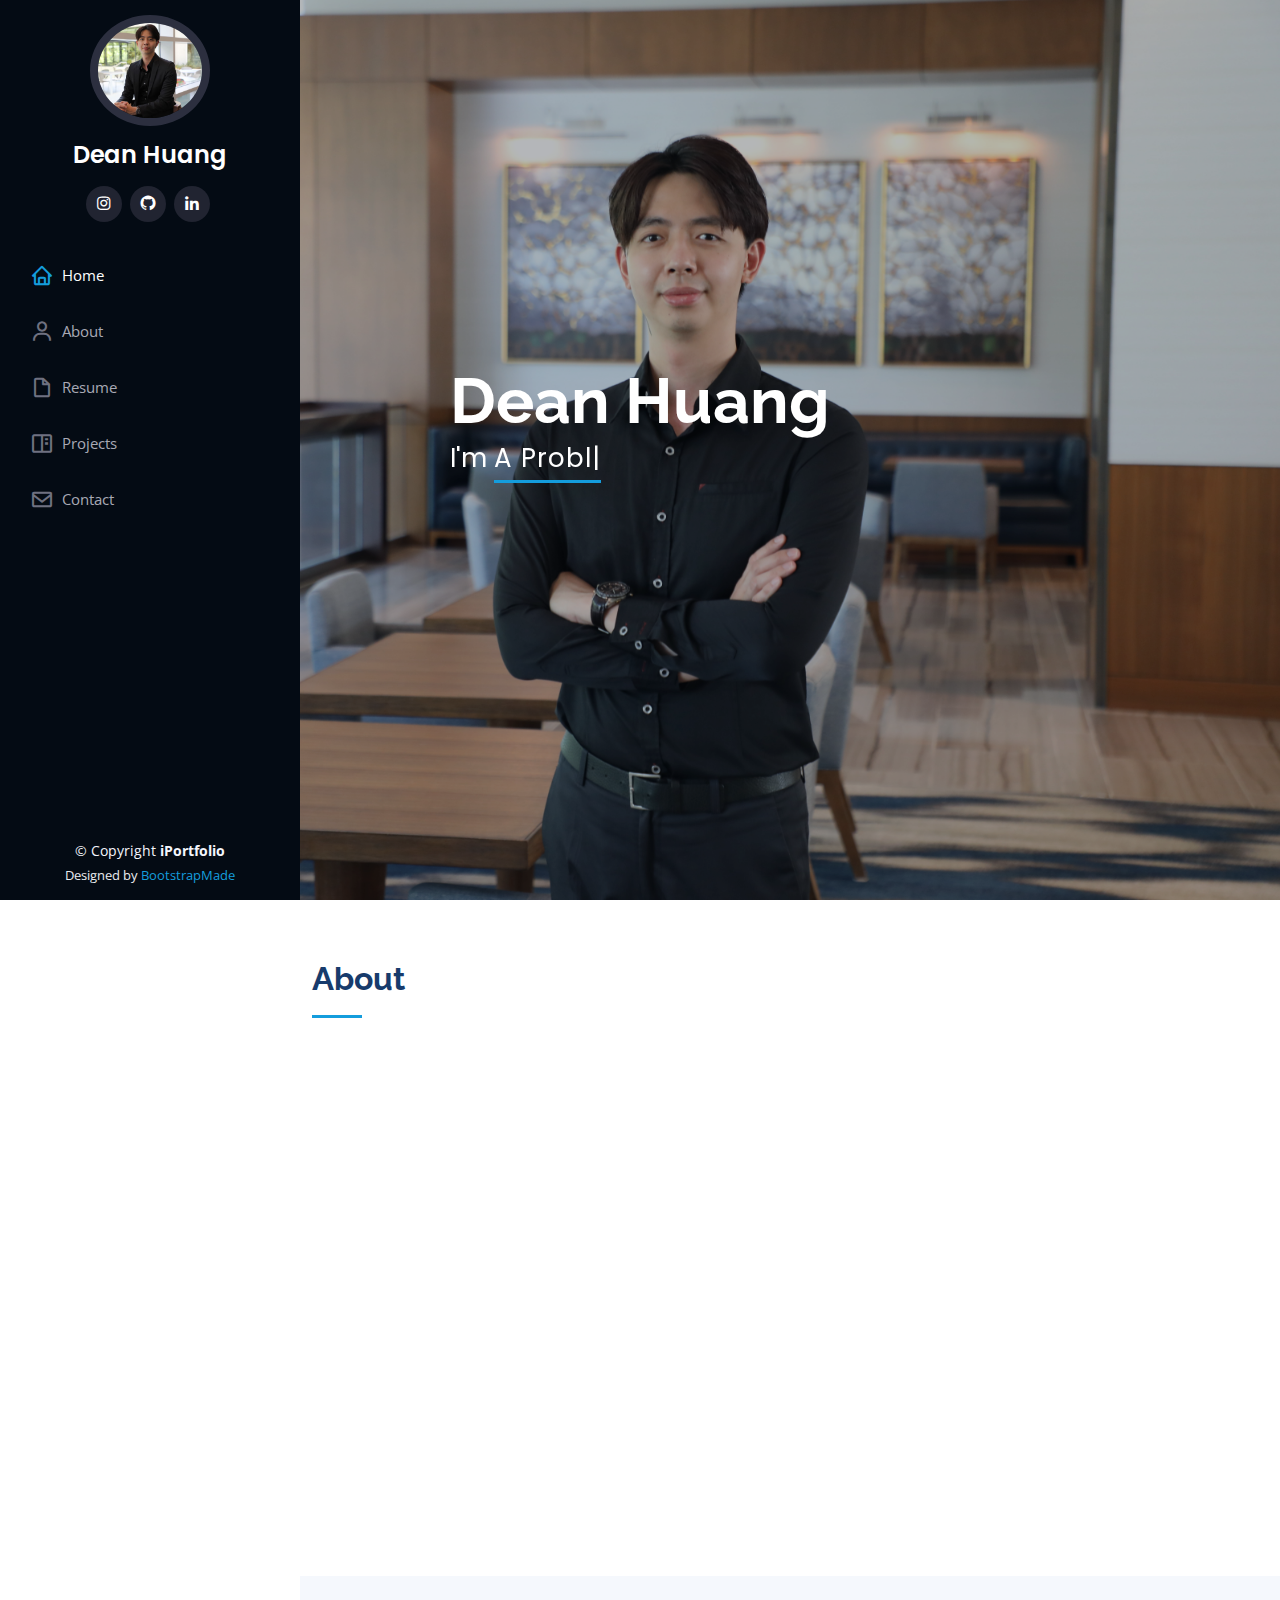
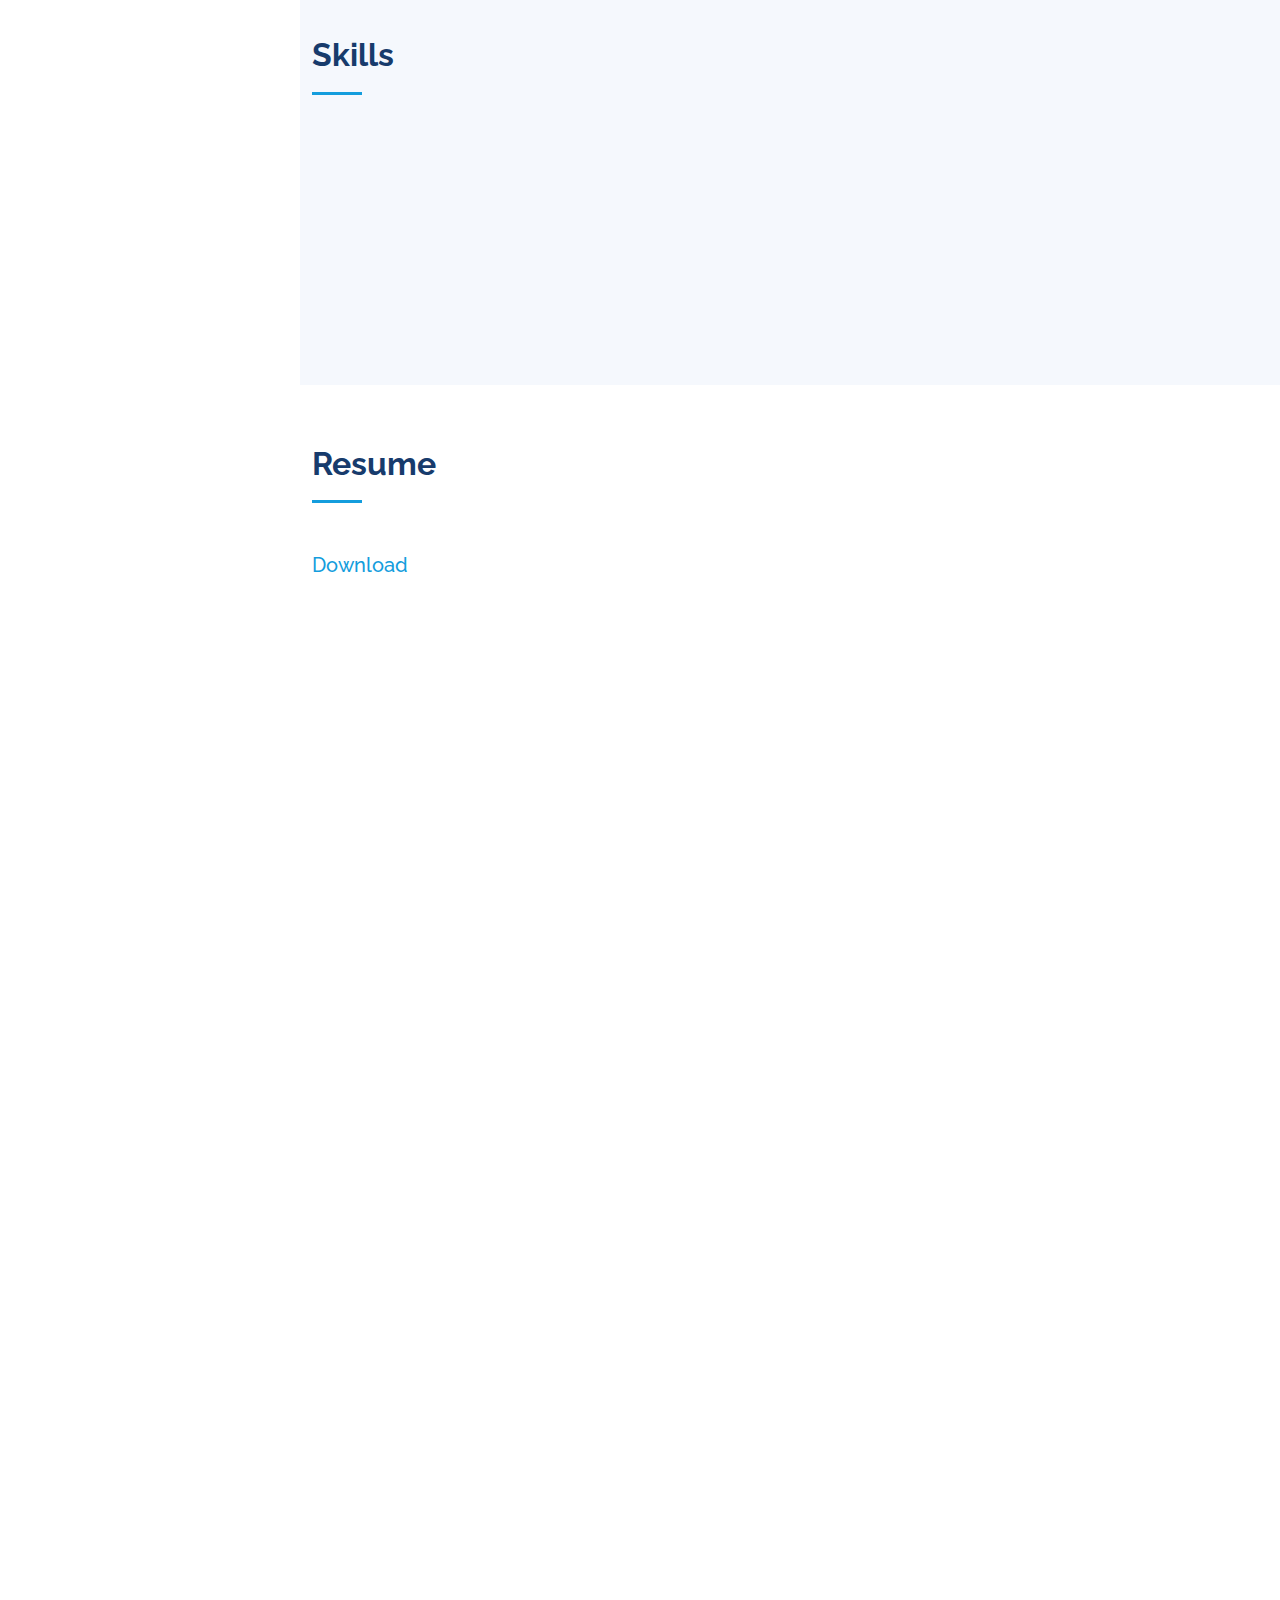
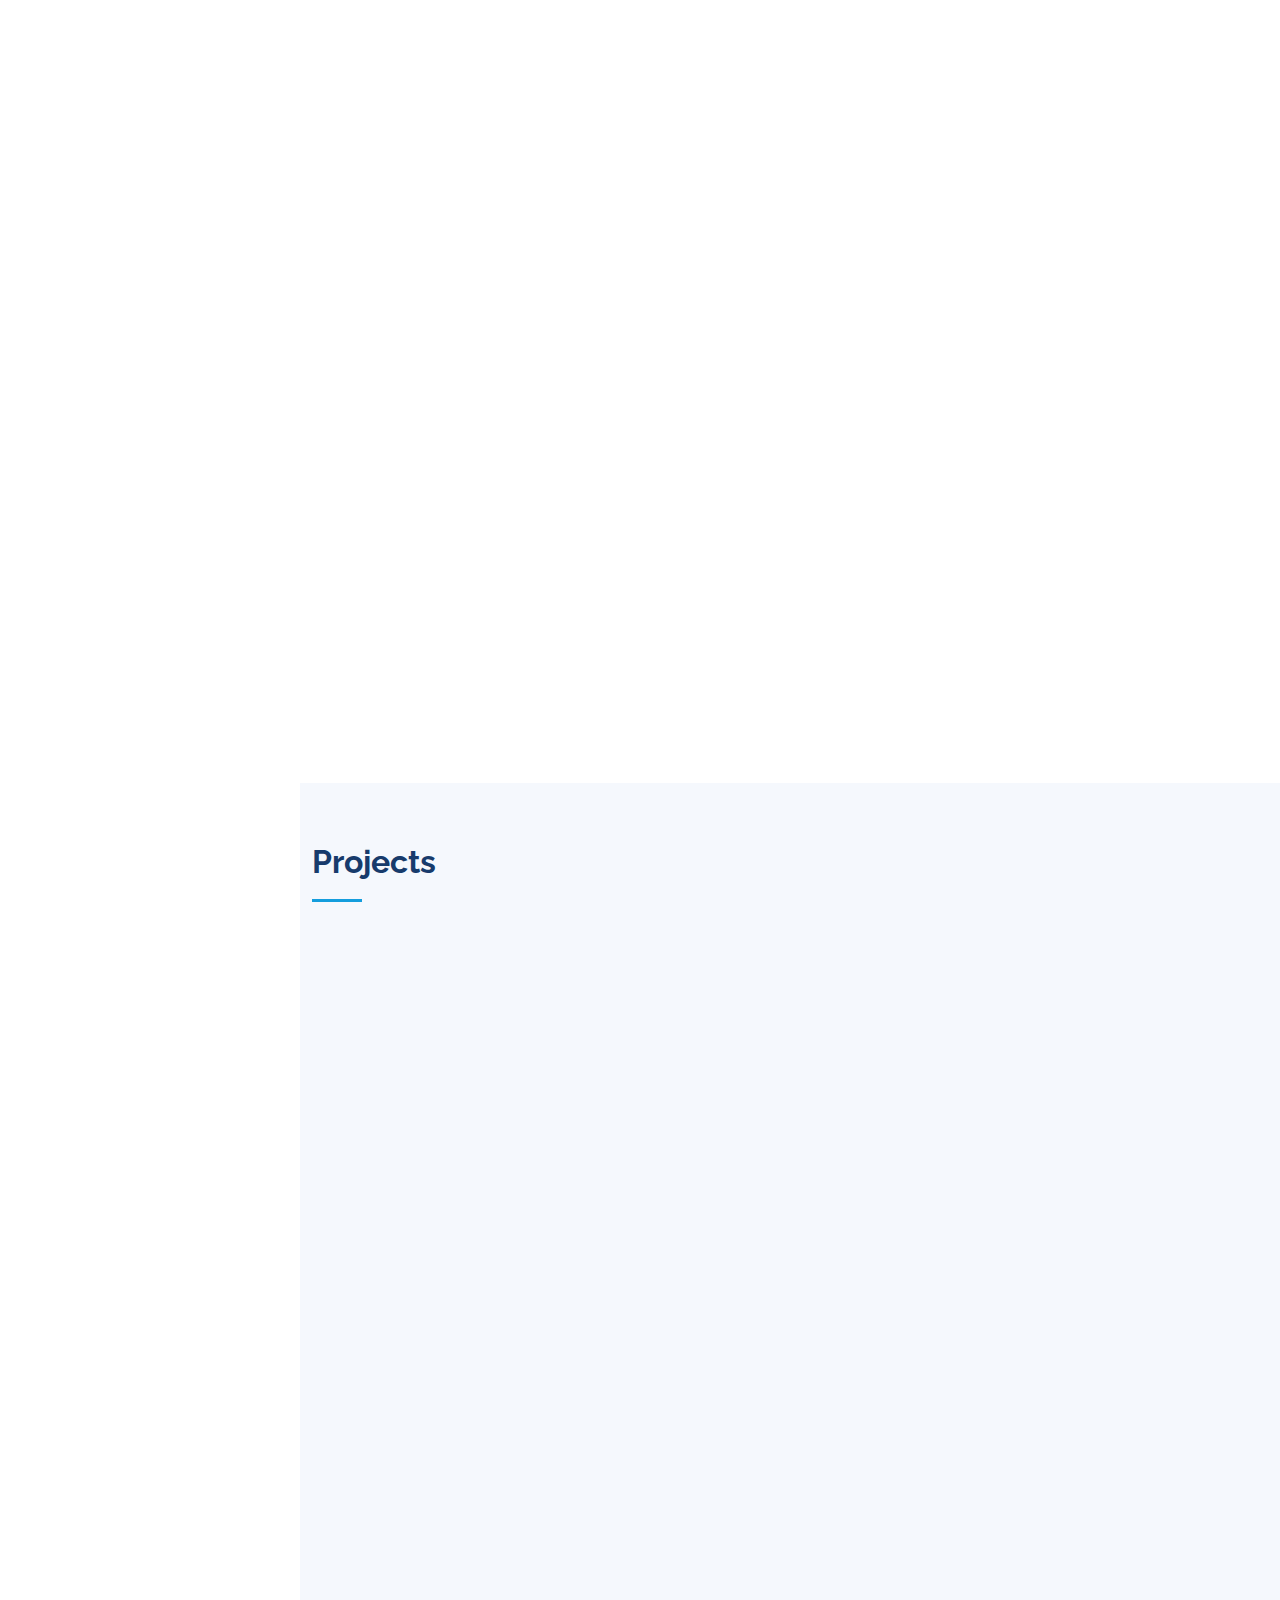
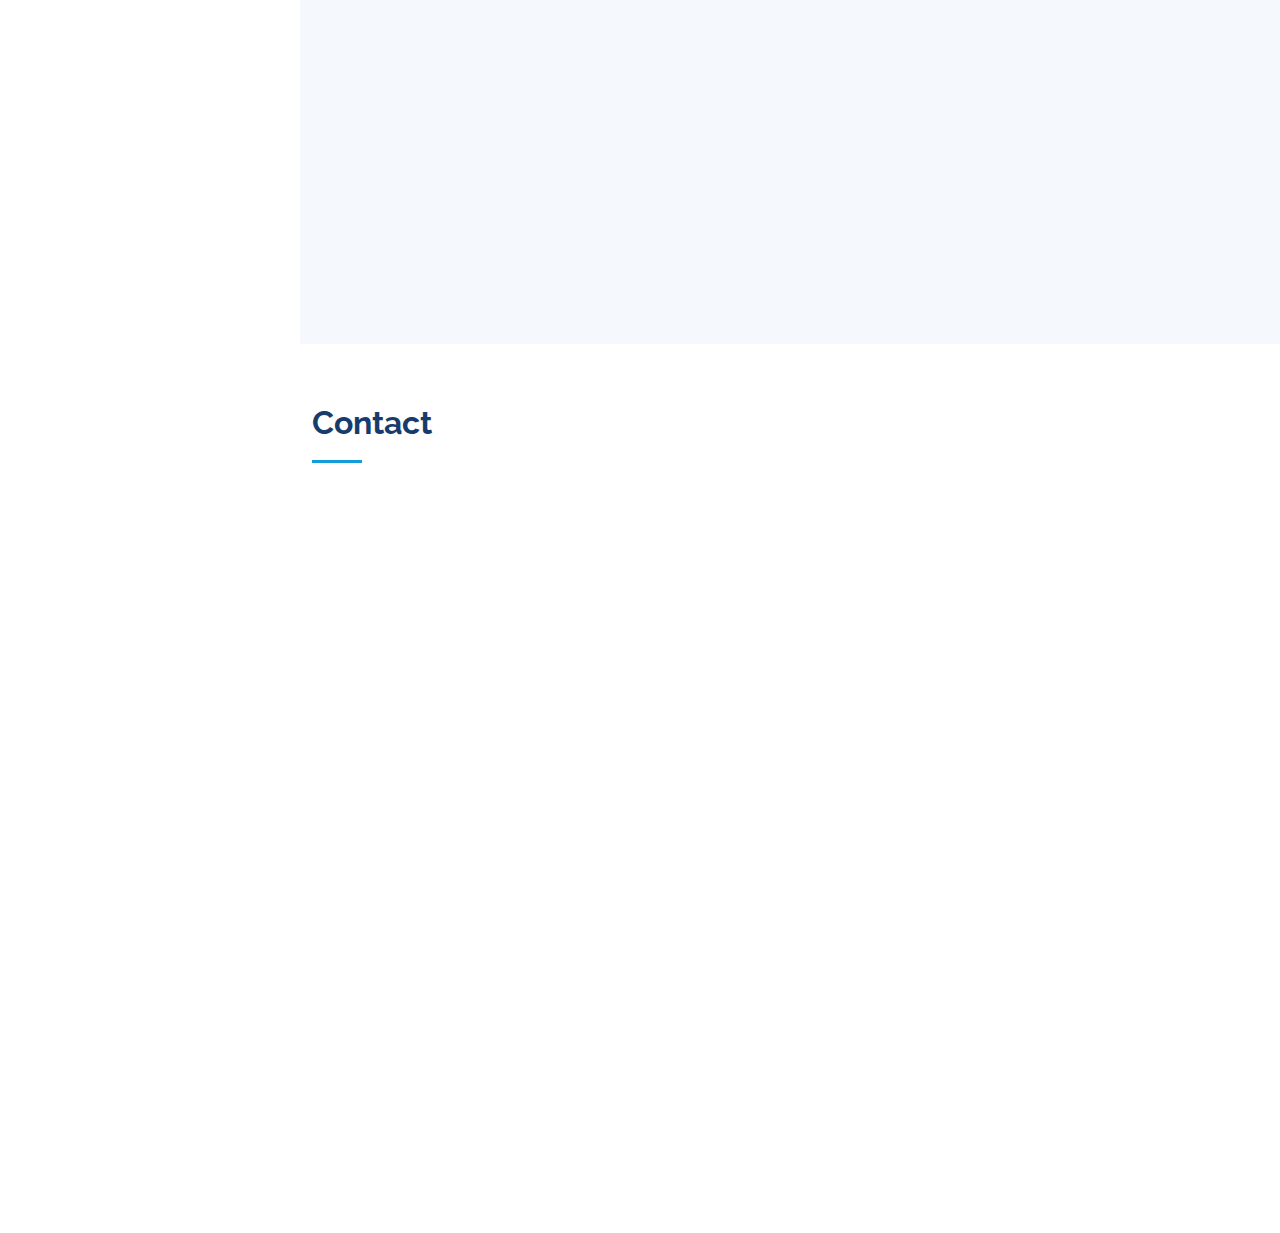
<file: index.html>
<!DOCTYPE html>
<html lang="en">

<head>
  <meta charset="utf-8">
  <meta content="width=device-width, initial-scale=1.0" name="viewport">

  <title>Dean Huang's Portfolio
  </title>
  <meta content="" name="description">
  <meta content="" name="keywords">

  <!-- Favicons -->
  <link href="assets/img/favicon.png" rel="icon">
  <link href="assets/img/apple-touch-icon.png" rel="apple-touch-icon">

  <!-- Google Fonts -->
  <link href="https://fonts.googleapis.com/css?family=Open+Sans:300,300i,400,400i,600,600i,700,700i|Raleway:300,300i,400,400i,500,500i,600,600i,700,700i|Poppins:300,300i,400,400i,500,500i,600,600i,700,700i" rel="stylesheet">

  <!-- Vendor CSS Files -->
  <link href="assets/vendor/aos/aos.css" rel="stylesheet">
  <link href="assets/vendor/bootstrap/css/bootstrap.min.css" rel="stylesheet">
  <link href="assets/vendor/bootstrap-icons/bootstrap-icons.css" rel="stylesheet">
  <link href="assets/vendor/boxicons/css/boxicons.min.css" rel="stylesheet">
  <link href="assets/vendor/glightbox/css/glightbox.min.css" rel="stylesheet">
  <link href="assets/vendor/swiper/swiper-bundle.min.css" rel="stylesheet">

  <!-- Template Main CSS File -->
  <link href="assets/css/style.css" rel="stylesheet">

  <!-- =======================================================
  * Template Name: iPortfolio - v3.3.0
  * Template URL: https://bootstrapmade.com/iportfolio-bootstrap-portfolio-websites-template/
  * Author: BootstrapMade.com
  * License: https://bootstrapmade.com/license/
  ======================================================== -->
</head>

<body>

  <!-- ======= Mobile nav toggle button ======= -->
  <i class="bi bi-list mobile-nav-toggle d-xl-none"></i>

  <!-- ======= Header ======= -->
  <header id="header">
    <div class="d-flex flex-column">

      <div class="profile">
        <img src="assets/img/profile-img.JPG" alt="" class="img-fluid rounded-circle">
        <h1 class="text-light"><a href="index.html">Dean Huang</a></h1>
        <div class="social-links mt-3 text-center">
          <a href="https://www.instagram.com/dh_soymilk/" class="instagram"><i class="bx bxl-instagram"></i></a>
          <a href="https://github.com/DeanHuang-Git" class="github"><i class="bx bxl-github"></i></a>
          <a href="https://www.linkedin.com/in/dean-huang-162649190/" class="linkedin"><i class="bx bxl-linkedin"></i></a>
        </div>
      </div>

      <nav id="navbar" class="nav-menu navbar">
        <ul>
          <li><a href="#hero" class="nav-link scrollto active"><i class="bx bx-home"></i> <span>Home</span></a></li>
          <li><a href="#about" class="nav-link scrollto"><i class="bx bx-user"></i> <span>About</span></a></li>
          <li><a href="#resume" class="nav-link scrollto"><i class="bx bx-file-blank"></i> <span>Resume</span></a></li>
          <li><a href="#portfolio" class="nav-link scrollto"><i class="bx bx-book-content"></i> <span>Projects</span></a></li>
          <li><a href="#contact" class="nav-link scrollto"><i class="bx bx-envelope"></i> <span>Contact</span></a></li>
        </ul>
      </nav><!-- .nav-menu -->
    </div>
  </header><!-- End Header -->

  <!-- ======= Hero Section ======= -->
  <section id="hero" class="d-flex flex-column justify-content-center align-items-center">
    <div class="hero-container" data-aos="fade-in">
      <h1>Dean Huang</h1>
      <p>I'm <span class="typed" data-typed-items="A Problem Solver, A Communicator, A Data Scientist, A Process Engineer"></span></p>
    </div>
  </section><!-- End Hero -->

  <main id="main">

    <!-- ======= About Section ======= -->
    <section id="about" class="about">
      <div class="container">

        <div class="section-title">
          <h2>About</h2>
        </div>

        <div class="row">
          <div class="col-lg-4" data-aos="fade-right">
            <img src="assets/img/profile-img.JPG" class="img-fluid" alt="">
          </div>
          <div class="col-lg-8 pt-4 pt-lg-0 content" data-aos="fade-left">
            <p>
             Hello there! My name is Dean, and I'm currently a data science graduate student at Duke University. I was born and raised in Taiwan, but I moved to Singapore at the age of 9 to pursue my elementary and middle school education. I completed my undergraduate degree in Industrial & Systems Engineering at University of Southern California in 2016. My true turning point in pursuing data science was my first full-time job working as a process engineer for 2.5 years at a medical device company.
              Through implementing smart factory that responds in real time to meet changing demands and conditions in the factory, I learned how uncovering hidden insights in data produces better-informed decisions that drive a business forward.
            </p>
            <p>
             This summer I had an amazing opportunity interning at Micron Technology, one of the top semiconductor companies in the world, where I helped design, build, and tune convolutional neural network architecture that automatically detects the tonal edges of photomask images for defect analysis. In addition, I'm currently a Data Science Research Assistant at Duke University School of Medicine, where I construct CNN to predict severity levels of diabetic retinopathy using the fundus images.
             I look forward helping companies solve business challenges by extracting meaningful insights from data to optimize processes, and implement data-driven recommendations.
            </p>
          </div>
        </div>

      </div>
    </section><!-- End About Section -->

    <!-- ======= Skills Section ======= -->
    <section id="skills" class="skills section-bg">
      <div class="container">

        <div class="section-title">
          <h2>Skills</h2>
        </div>

        <div class="row skills-content">

          <div class="col-lg-6" data-aos="fade-up">

            <div class="progress">
              <span class="skill">Python <i class="val">85%</i></span>
              <div class="progress-bar-wrap">
                <div class="progress-bar" role="progressbar" aria-valuenow="85" aria-valuemin="0" aria-valuemax="100"></div>
              </div>
            </div>

            <div class="progress">
              <span class="skill">R <i class="val">70%</i></span>
              <div class="progress-bar-wrap">
                <div class="progress-bar" role="progressbar" aria-valuenow="70" aria-valuemin="0" aria-valuemax="100"></div>
              </div>
            </div>

            <div class="progress">
              <span class="skill">SQL <i class="val">85%</i></span>
              <div class="progress-bar-wrap">
                <div class="progress-bar" role="progressbar" aria-valuenow="85" aria-valuemin="0" aria-valuemax="100"></div>
              </div>
            </div>

          </div>

          <div class="col-lg-6" data-aos="fade-up" data-aos-delay="100">

            <div class="progress">
              <span class="skill">Shell <i class="val">80%</i></span>
              <div class="progress-bar-wrap">
                <div class="progress-bar" role="progressbar" aria-valuenow="80" aria-valuemin="0" aria-valuemax="100"></div>
              </div>
            </div>

            <div class="progress">
              <span class="skill">Linux <i class="val">80%</i></span>
              <div class="progress-bar-wrap">
                <div class="progress-bar" role="progressbar" aria-valuenow="80" aria-valuemin="0" aria-valuemax="100"></div>
              </div>
            </div>

            <div class="progress">
              <span class="skill">Matlab <i class="val">55%</i></span>
              <div class="progress-bar-wrap">
                <div class="progress-bar" role="progressbar" aria-valuenow="55" aria-valuemin="0" aria-valuemax="100"></div>
              </div>
            </div>

          </div>

        </div>

      </div>
    </section><!-- End Skills Section -->

    <!-- ======= Resume Section ======= -->
    <section id="resume" class="resume">
      <div class="container">

        <div class="section-title">
          <h2>Resume </h2>
        </div>
        <h5><a href="https://drive.google.com/file/d/1o7KQOEjaEQUilqMmY-pwhwWGEaRzCpqx/view?usp=sharing">Download</a><h/5>
        <div class="row">
          <div class="col-lg-6" data-aos="fade-up">
            <h3 class="resume-title">Contact Info.</h3>
            <div class="resume-item pb-0">
              <h4>Dean Huang</h4>
              <ul>
                Durham, NC | (919) 597-0892 | th284@duke.edu
              </ul>
            </div>

            <h3 class="resume-title">Education</h3>
            <div class="resume-item">
              <h4>Master of Interdisciplinary Data Science</h4>
              <h5>August 2020 - May 2022</h5>
              <p><em>Duke University, Durham, NC</em></p>
            </div>
            <div class="resume-item">
              <h4>Bachelor of Science in Industrial & System Engineering</h4>
              <h5>August 2012 - May 2016</h5>
              <p><em>University of Southern California, Los Angeles, CA</em></p>
            </div>
          </div>
          <div class="col-lg-6" data-aos="fade-up" data-aos-delay="100">
            <h3 class="resume-title">Professional Experience</h3>
            <div class="resume-item">
              <h4>Data Scientist (Technical Lead)</h4>
              <h5>August 2021 - Present</h5>
              <p><em>Duke University Energy Initiative & WattTime, Durham, NC</em></p>
              <ul>
                <li>Technical Leadership: Oversee a team of 4 on technical literature review, data preparation, and data modeling phases.</li>
                <li>Predictive Modeling: Build a predictive model using convolutional neural network architecture (CNN) to estimates the heights of power plant stacks for automated monitoring of global greenhouse gases emission from power plants.</li>
              </ul>
            </div>
            <div class="resume-item">
              <h4>Data Science Research Assistant</h4>
              <h5>February 2021 - Present</h5>
              <p><em>Duke University School of Medicine, Durham, NC</em></p>
              <ul>
                <li>Image Processing: Pre-processed 60000 shadow charts and 3026 eyegrounds of research participants using techniques like image blurring and alteration of color space to highlight relevant retina features.</li>
                <li>Predictive Modeling: Constructed CNN using DenseNet to predict severity levels of diabetic retinopathy based on the severity labels and fundus images.</li>
              </ul>
            </div>
            <div class="resume-item">
              <h4>Data Science Intern</h4>
              <h5>May 2021 - August 2021</h5>
              <p><em>Micron Technology, Boise, ID </em></p>
              <ul>
                <li>Computer Vision: Built and tuned CNN to automatically detect tonality and edges of mask images for defects analysis.</li>
                <li>Template Matching: Conducted template matching to calculate the mask image offsets for accurate placement of measure window during image measurement.</li>
                <li>TProcess Validation: Attained higher accuracy (±4 pixels) and reproducibility in predicting center coordinates for production images than the current metrology software.</li>
              </ul>
            </div>
            <div class="resume-item">
              <h4>Process Engineer</h4>
              <h5>December 2017 - April 2020</h5>
              <p><em>SHL Medical (Scandinavian Health Limited), Taoyuan, Taiwan</em></p>
              <ul>
                <li> Converted manufacturing site to smart factory that responded in real time to meet changing demands and conditions, implemented features including IoT, system integration, data traceability & automatic guided vehicles.</li>
                <li> Project leader & machine owner of fully automatic assembly machines (FAAM) for Delta Platform (auto injector device used to treat Psoriasis), aiming to fulfill annual demand of 3.5m units by increasing production capacity 100%.</li>
              </ul>
            </div>
          </div>
        </div>

      </div>
    </section><!-- End Resume Section -->

    <!-- ======= Portfolio Section ======= -->
    <section id="portfolio" class="portfolio section-bg">
      <div class="container">

        <div class="section-title">
          <h2>Projects</h2>
        </div>

        <div class="row" data-aos="fade-up">
          <div class="col-lg-12 d-flex justify-content-center">
            <ul id="portfolio-flters">
              <li data-filter="*" class="filter-active">All</li>
              <li data-filter=".filter-da">Data Analytics</li>
              <li data-filter=".filter-sm">Statistic Modeling/ Machine Learning</li>
              <li data-filter=".filter-t">Tutorials</li>
            </ul>
          </div>
        </div>

        <div class="row portfolio-container" data-aos="fade-up" data-aos-delay="100">

          <div class="col-lg-4 col-md-6 portfolio-item filter-sm">
            <div class="portfolio-wrap">
              <img src="assets/img/portfolio/datathon2022/datathon2022-1.jpg" class="img-fluid" alt="">
              <div class="portfolio-links">
                <a href="assets/img/portfolio/datathon2022/datathon2022-1.jpg" data-gallery="portfolioGallery" class="portfolio-lightbox" ><i class="bx bx-plus"></i></a>
                <a href="datathon2020.html" title="More Details"><i class="bx bx-link"></i></a>
              </div>
            </div>
          </div>

          <div class="col-lg-4 col-md-6 portfolio-item filter-da">
            <div class="portfolio-wrap">
              <img src="assets/img/portfolio/imdb_analytics/imdb_analytics-1.JPG" class="img-fluid" alt="">
              <div class="portfolio-links">
                <a href="assets/img/portfolio/imdb_analytics/imdb_analytics-1.JPG" data-gallery="portfolioGallery" class="portfolio-lightbox" ><i class="bx bx-plus"></i></a>
                <a href="imdb_analytics.html" title="More Details"><i class="bx bx-link"></i></a>
              </div>
            </div>
          </div>

          <div class="col-lg-4 col-md-6 portfolio-item filter-sm">
            <div class="portfolio-wrap">
              <img src="assets/img/portfolio/imagecap/imagecap-1.JPG" class="img-fluid" alt="">
              <div class="portfolio-links">
                <a href="assets/img/portfolio/imagecap/imagecap-1.JPG" data-gallery="portfolioGallery" class="portfolio-lightbox" ><i class="bx bx-plus"></i></a>
                <a href="imagecap.html" title="More Details"><i class="bx bx-link"></i></a>
              </div>
            </div>
          </div>

          <div class="col-lg-4 col-md-6 portfolio-item filter-sm">
            <div class="portfolio-wrap">
              <img src="assets/img/portfolio/lyft/lyft-1.JPG" class="img-fluid" alt="">
              <div class="portfolio-links">
                <a href="assets/img/portfolio/lyft/lyft-1.JPG" data-gallery="portfolioGallery" class="portfolio-lightbox" ><i class="bx bx-plus"></i></a>
                <a href="lyft.html" title="More Details"><i class="bx bx-link"></i></a>
              </div>
            </div>
          </div>

          <div class="col-lg-4 col-md-6 portfolio-item filter-t">
            <div class="portfolio-wrap">
              <img src="assets/img/portfolio/google/google-1.jpg" class="img-fluid" alt="">
              <div class="portfolio-links">
                <a href="assets/img/portfolio/google/google-1.jpg" data-gallery="portfolioGallery" class="portfolio-lightbox" ><i class="bx bx-plus"></i></a>
                <a href="google_num_theory.html" title="More Details"><i class="bx bx-link"></i></a>
              </div>
            </div>
          </div>

          <div class="col-lg-4 col-md-6 portfolio-item filter-t">
            <div class="portfolio-wrap">
              <img src="assets/img/portfolio/malaria/malaria-1.jpg" class="img-fluid" alt="">
              <div class="portfolio-links">
                <a href="assets/img/portfolio/malaria/malaria-1.jpg" data-gallery="portfolioGallery" class="portfolio-lightbox" title="App 2"><i class="bx bx-plus"></i></a>
                <a href="malaria_viz.html" title="More Details"><i class="bx bx-link"></i></a>
              </div>
            </div>
          </div>


          <div class="col-lg-4 col-md-6 portfolio-item filter-t">
            <div class="portfolio-wrap">
              <img src="assets/img/portfolio/portfolio2/portfolio-2.jpg" class="img-fluid" alt="">
              <div class="portfolio-links">
                <a href="assets/img/portfolio/portfolio2/portfolio-2.jpg" data-gallery="portfolioGallery" class="portfolio-lightbox" ><i class="bx bx-plus"></i></a>
                <a href="portfolio-details2.html" title="More Details"><i class="bx bx-link"></i></a>
              </div>
            </div>
          </div>

          <div class="col-lg-4 col-md-6 portfolio-item filter-t">
            <div class="portfolio-wrap">
              <img src="assets/img/portfolio/portfolio1/portfolio-1.jpg" class="img-fluid" alt="">
              <div class="portfolio-links">
                <a href="assets/img/portfolio/portfolio1/portfolio-1.jpg" data-gallery="portfolioGallery" class="portfolio-lightbox" ><i class="bx bx-plus"></i></a>
                <a href="portfolio-details1.html" title="More Details"><i class="bx bx-link"></i></a>
              </div>
            </div>
          </div>

          <div class="col-lg-4 col-md-6 portfolio-item filter-t">
            <div class="portfolio-wrap">
              <img src="assets/img/portfolio/portfolio3/portfolio-3.JPG" class="img-fluid" alt="">
              <div class="portfolio-links">
                <a href="assets/img/portfolio/portfolio3/portfolio-3.JPG" data-gallery="portfolioGallery" class="portfolio-lightbox" title="App 2"><i class="bx bx-plus"></i></a>
                <a href="portfolio-details3.html" title="More Details"><i class="bx bx-link"></i></a>
              </div>
            </div>
          </div>

        </div>

      </div>
    </section><!-- End Portfolio Section -->
 <!-- ======= Contact Section ======= -->
    <section id="contact" class="contact">
      <div class="container">

        <div class="section-title">
          <h2>Contact</h2>
    
        </div>

        <div class="row" data-aos="fade-in">

          <div class="col-lg-5 d-flex align-items-stretch">
            <div class="info">
              <div class="address">
                <i class="bi bi-geo-alt"></i>
                <h4>Location:</h4>
                <p>Durham, NC</p>
              </div>

              <div class="email">
                <i class="bi bi-envelope"></i>
                <h4>Email:</h4>
                <p>th284@duke.edu</p>
              </div>

              <div class="phone">
                <i class="bi bi-phone"></i>
                <h4>Call:</h4>
                <p>+1 919-597-0892</p>
              </div>
            </div>

          </div>

          <div class="col-lg-7 mt-5 mt-lg-0 d-flex align-items-stretch">
            <form action="https://formspree.io/f/xqkwwqjw" method="post" role="form" class="php-email-form">
              <div class="row">
                <div class="form-group col-md-6">
                  <label for="name">Your Name</label>
                  <input type="text" name="name" class="form-control" id="name" required>
                </div>
                <div class="form-group col-md-6">
                  <label for="name">Your Email</label>
                  <input type="email" class="form-control" name="email" id="email" required>
                </div>
              </div>
              <div class="form-group">
                <label for="name">Subject</label>
                <input type="text" class="form-control" name="subject" id="subject" required>
              </div>
              <div class="form-group">
                <label for="name">Message</label>
                <textarea class="form-control" name="message" rows="10" required></textarea>
              </div>
              <div class="my-3">
                <div class="loading">Loading</div>
                <div class="error-message"></div>
                <div class="sent-message">Your message has been sent. Thank you!</div>
              </div>
              <div class="text-center"><button type="submit">Send Message</button></div>
            </form>
          </div>

        </div>

      </div>
    </section><!-- End Contact Section -->

  </main><!-- End #main -->

  <!-- ======= Footer ======= -->
  <footer id="footer">
    <div class="container">
      <div class="copyright">
        &copy; Copyright <strong><span>iPortfolio</span></strong>
      </div>
      <div class="credits">
        <!-- All the links in the footer should remain intact. -->
        <!-- You can delete the links only if you purchased the pro version. -->
        <!-- Licensing information: https://bootstrapmade.com/license/ -->
        <!-- Purchase the pro version with working PHP/AJAX contact form: https://bootstrapmade.com/iportfolio-bootstrap-portfolio-websites-template/ -->
        Designed by <a href="https://bootstrapmade.com/">BootstrapMade</a>
      </div>
    </div>
  </footer><!-- End  Footer -->

  <a href="#" class="back-to-top d-flex align-items-center justify-content-center"><i class="bi bi-arrow-up-short"></i></a>

  <!-- Vendor JS Files -->
  <script src="assets/vendor/aos/aos.js"></script>
  <script src="assets/vendor/bootstrap/js/bootstrap.bundle.min.js"></script>
  <script src="assets/vendor/glightbox/js/glightbox.min.js"></script>
  <script src="assets/vendor/isotope-layout/isotope.pkgd.min.js"></script>
  <script src="assets/vendor/php-email-form/validate.js"></script>
  <script src="assets/vendor/purecounter/purecounter.js"></script>
  <script src="assets/vendor/swiper/swiper-bundle.min.js"></script>
  <script src="assets/vendor/typed.js/typed.min.js"></script>
  <script src="assets/vendor/waypoints/noframework.waypoints.js"></script>

  <!-- Template Main JS File -->
  <script src="assets/js/main.js"></script>

</body>

</html>
</file>
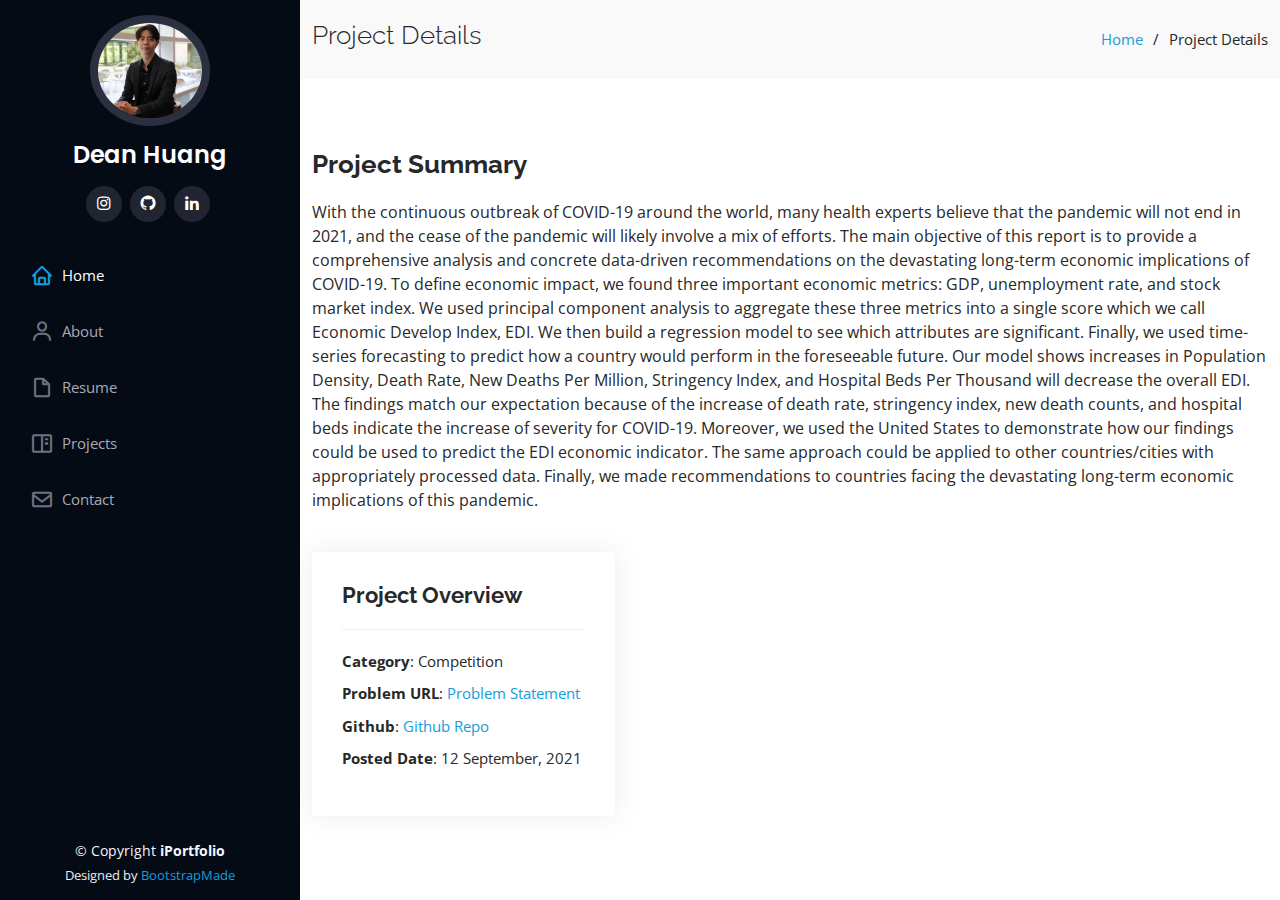
<file: datathon2020.html>
<!DOCTYPE html>
<html lang="en">

<head>
  <meta charset="utf-8">
  <meta content="width=device-width, initial-scale=1.0" name="viewport">

  <title>Portfolio Details - iPortfolio Bootstrap Template</title>
  <meta content="" name="description">
  <meta content="" name="keywords">

  <!-- Favicons -->
  <link href="assets/img/favicon.png" rel="icon">
  <link href="assets/img/apple-touch-icon.png" rel="apple-touch-icon">

  <!-- Google Fonts -->
  <link href="https://fonts.googleapis.com/css?family=Open+Sans:300,300i,400,400i,600,600i,700,700i|Raleway:300,300i,400,400i,500,500i,600,600i,700,700i|Poppins:300,300i,400,400i,500,500i,600,600i,700,700i" rel="stylesheet">

  <!-- Vendor CSS Files -->
  <link href="assets/vendor/aos/aos.css" rel="stylesheet">
  <link href="assets/vendor/bootstrap/css/bootstrap.min.css" rel="stylesheet">
  <link href="assets/vendor/bootstrap-icons/bootstrap-icons.css" rel="stylesheet">
  <link href="assets/vendor/boxicons/css/boxicons.min.css" rel="stylesheet">
  <link href="assets/vendor/glightbox/css/glightbox.min.css" rel="stylesheet">
  <link href="assets/vendor/swiper/swiper-bundle.min.css" rel="stylesheet">

  <!-- Template Main CSS File -->
  <link href="assets/css/style.css" rel="stylesheet">

  <!-- =======================================================
  * Template Name: iPortfolio - v3.3.0
  * Template URL: https://bootstrapmade.com/iportfolio-bootstrap-portfolio-websites-template/
  * Author: BootstrapMade.com
  * License: https://bootstrapmade.com/license/
  ======================================================== -->
</head>

<body>

  <!-- ======= Mobile nav toggle button ======= -->
  <i class="bi bi-list mobile-nav-toggle d-xl-none"></i>

  <!-- ======= Header ======= -->
  <header id="header">
    <div class="d-flex flex-column">

      <div class="profile">
        <img src="assets/img/profile-img.JPG" alt="" class="img-fluid rounded-circle">
        <h1 class="text-light"><a href="index.html">Dean Huang</a></h1>
        <div class="social-links mt-3 text-center">
          <a href="https://www.instagram.com/dh_soymilk/" class="instagram"><i class="bx bxl-instagram"></i></a>
          <a href="https://github.com/DeanHuang-Git" class="github"><i class="bx bxl-github"></i></a>
          <a href="https://www.linkedin.com/in/dean-huang-162649190/" class="linkedin"><i class="bx bxl-linkedin"></i></a>
        </div>
      </div>

      <nav id="navbar" class="nav-menu navbar">
        <ul>
          <li><a href="#hero" class="nav-link scrollto active"><i class="bx bx-home"></i> <span>Home</span></a></li>
          <li><a href="#about" class="nav-link scrollto"><i class="bx bx-user"></i> <span>About</span></a></li>
          <li><a href="#resume" class="nav-link scrollto"><i class="bx bx-file-blank"></i> <span>Resume</span></a></li>
          <li><a href="#portfolio" class="nav-link scrollto"><i class="bx bx-book-content"></i> <span>Projects</span></a></li>
          <li><a href="#contact" class="nav-link scrollto"><i class="bx bx-envelope"></i> <span>Contact</span></a></li>
        </ul>
      </nav><!-- .nav-menu -->
    </div>
  </header><!-- End Header -->

  <main id="main">

    <!-- ======= Breadcrumbs ======= -->
    <section id="breadcrumbs" class="breadcrumbs">
      <div class="container">

        <div class="d-flex justify-content-between align-items-center">
          <h2>Project Details</h2>
          <ol>
            <li><a href="index.html">Home</a></li>
            <li>Project Details</li>
          </ol>
        </div>

      </div>
    </section><!-- End Breadcrumbs -->

    <!-- ======= Portfolio Details Section ======= -->
    <section id="portfolio-details" class="portfolio-details">
      <div class="container">

        <div class="row gy-4">
           <div class="portfolio-description">
              <h2>Project Summary</h2>
              <p>
                With the continuous outbreak of COVID-19 around the world, many health experts believe that the pandemic will not end in 2021, and the cease of the pandemic will likely involve a mix of efforts. The main objective of this report is to provide a comprehensive analysis and concrete data-driven recommendations on the devastating long-term economic implications of COVID-19. To define economic impact, we found three important economic metrics: GDP, unemployment rate, and stock market index. We used principal component analysis to aggregate these three metrics into a single score which we call Economic Develop Index, EDI. We then build a regression model to see which attributes are significant. Finally, we used time-series forecasting to predict how a country would perform in the foreseeable future. Our model shows increases in Population Density, Death Rate, New Deaths Per Million, Stringency Index, and Hospital Beds Per Thousand will decrease the overall EDI. The findings match our expectation because of the increase of death rate, stringency index, new death counts, and hospital beds indicate the increase of severity for COVID-19. Moreover, we used the United States to demonstrate how our findings could be used to predict the EDI economic indicator. The same approach could be applied to other countries/cities with appropriately processed data. Finally, we made recommendations to countries facing the devastating long-term economic implications of this pandemic.
              </p>
            </div>

          <div class="col-lg-4">
            <div class="portfolio-info">
              <h3>Project Overview</h3>
              <ul>
                <li><strong>Category</strong>: Competition</li>
                <li><strong>Problem URL</strong>: <a href="https://github.com/MTang0728/Duke_Datathon_2020/blob/master/Documents/2020_Duke_Datathon_Problem_Statement.pdf">Problem Statement</a></li>
                <li><strong>Github</strong>: <a href="https://github.com/DeanHuang-Git/Duke_Datathon_2020">Github Repo</a></li>
                <li><strong>Posted Date</strong>: 12 September, 2021</li>
              </ul>
            </div>
          </div>

        </div>

      </div>
    </section><!-- End Portfolio Details Section -->

  </main><!-- End #main -->

  <!-- ======= Footer ======= -->
  <footer id="footer">
    <div class="container">
      <div class="copyright">
        &copy; Copyright <strong><span>iPortfolio</span></strong>
      </div>
      <div class="credits">
        <!-- All the links in the footer should remain intact. -->
        <!-- You can delete the links only if you purchased the pro version. -->
        <!-- Licensing information: https://bootstrapmade.com/license/ -->
        <!-- Purchase the pro version with working PHP/AJAX contact form: https://bootstrapmade.com/iportfolio-bootstrap-portfolio-websites-template/ -->
        Designed by <a href="https://bootstrapmade.com/">BootstrapMade</a>
      </div>
    </div>
  </footer><!-- End  Footer -->

  <a href="#" class="back-to-top d-flex align-items-center justify-content-center"><i class="bi bi-arrow-up-short"></i></a>

  <!-- Vendor JS Files -->
  <script src="assets/vendor/aos/aos.js"></script>
  <script src="assets/vendor/bootstrap/js/bootstrap.bundle.min.js"></script>
  <script src="assets/vendor/glightbox/js/glightbox.min.js"></script>
  <script src="assets/vendor/isotope-layout/isotope.pkgd.min.js"></script>
  <script src="assets/vendor/php-email-form/validate.js"></script>
  <script src="assets/vendor/purecounter/purecounter.js"></script>
  <script src="assets/vendor/swiper/swiper-bundle.min.js"></script>
  <script src="assets/vendor/typed.js/typed.min.js"></script>
  <script src="assets/vendor/waypoints/noframework.waypoints.js"></script>

  <!-- Template Main JS File -->
  <script src="assets/js/main.js"></script>

</body>

</html>
</file>
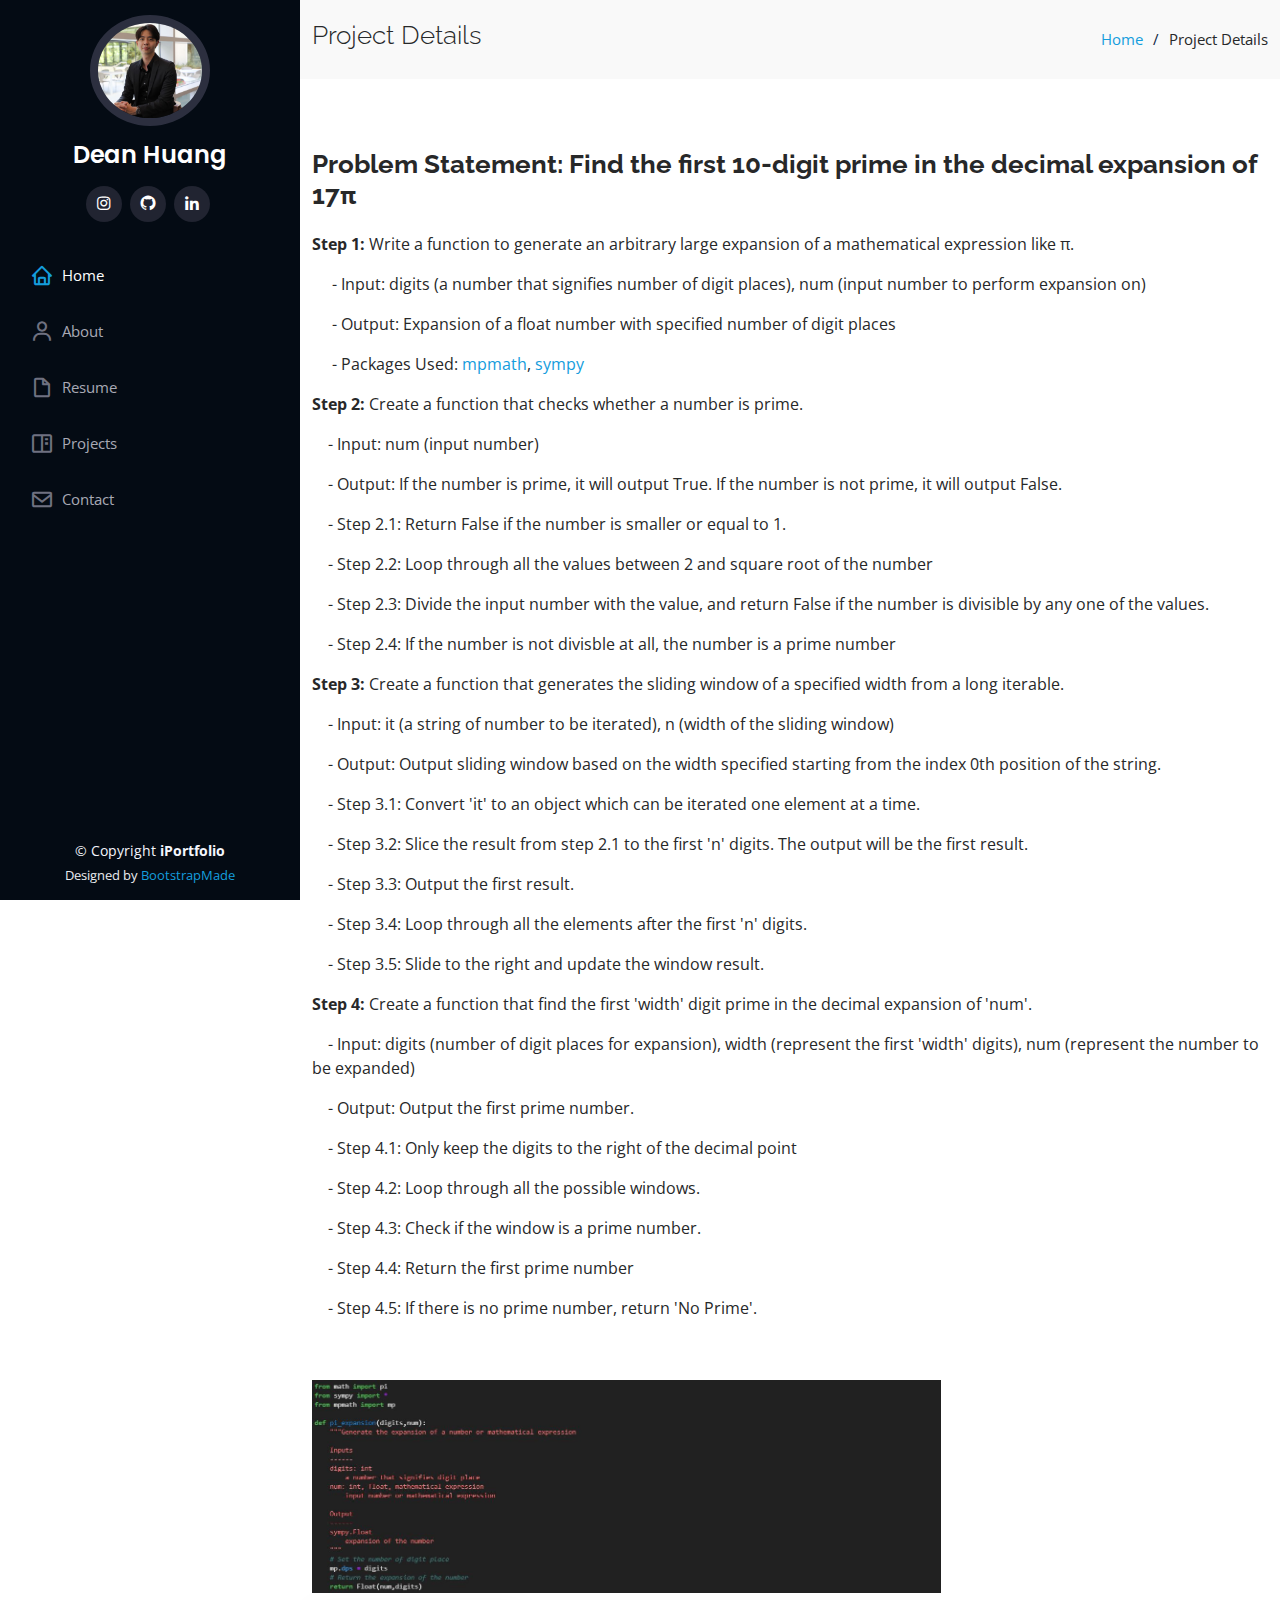
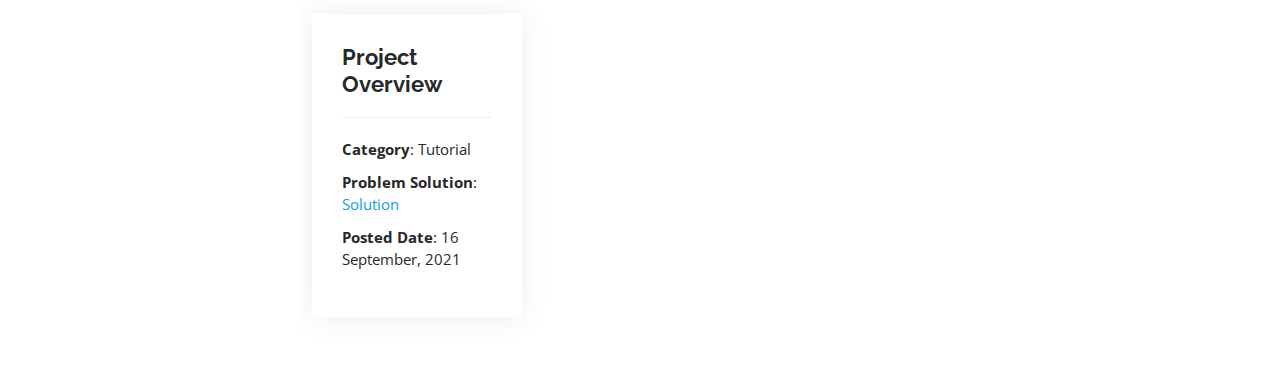
<file: google_num_theory.html>
<!DOCTYPE html>
<html lang="en">

<head>
  <meta charset="utf-8">
  <meta content="width=device-width, initial-scale=1.0" name="viewport">

  <title>Portfolio Details - iPortfolio Bootstrap Template</title>
  <meta content="" name="description">
  <meta content="" name="keywords">

  <!-- Favicons -->
  <link href="assets/img/favicon.png" rel="icon">
  <link href="assets/img/apple-touch-icon.png" rel="apple-touch-icon">

  <!-- Google Fonts -->
  <link href="https://fonts.googleapis.com/css?family=Open+Sans:300,300i,400,400i,600,600i,700,700i|Raleway:300,300i,400,400i,500,500i,600,600i,700,700i|Poppins:300,300i,400,400i,500,500i,600,600i,700,700i" rel="stylesheet">

  <!-- Vendor CSS Files -->
  <link href="assets/vendor/aos/aos.css" rel="stylesheet">
  <link href="assets/vendor/bootstrap/css/bootstrap.min.css" rel="stylesheet">
  <link href="assets/vendor/bootstrap-icons/bootstrap-icons.css" rel="stylesheet">
  <link href="assets/vendor/boxicons/css/boxicons.min.css" rel="stylesheet">
  <link href="assets/vendor/glightbox/css/glightbox.min.css" rel="stylesheet">
  <link href="assets/vendor/swiper/swiper-bundle.min.css" rel="stylesheet">

  <!-- Template Main CSS File -->
  <link href="assets/css/style.css" rel="stylesheet">

  <!-- =======================================================
  * Template Name: iPortfolio - v3.3.0
  * Template URL: https://bootstrapmade.com/iportfolio-bootstrap-portfolio-websites-template/
  * Author: BootstrapMade.com
  * License: https://bootstrapmade.com/license/
  ======================================================== -->
</head>

<body>

  <!-- ======= Mobile nav toggle button ======= -->
  <i class="bi bi-list mobile-nav-toggle d-xl-none"></i>

  <!-- ======= Header ======= -->
  <header id="header">
    <div class="d-flex flex-column">

      <div class="profile">
        <img src="assets/img/profile-img.JPG" alt="" class="img-fluid rounded-circle">
        <h1 class="text-light"><a href="index.html">Dean Huang</a></h1>
        <div class="social-links mt-3 text-center">
          <a href="https://www.instagram.com/dh_soymilk/" class="instagram"><i class="bx bxl-instagram"></i></a>
          <a href="https://github.com/DeanHuang-Git" class="github"><i class="bx bxl-github"></i></a>
          <a href="https://www.linkedin.com/in/dean-huang-162649190/" class="linkedin"><i class="bx bxl-linkedin"></i></a>
        </div>
      </div>

      <nav id="navbar" class="nav-menu navbar">
        <ul>
          <li><a href="#hero" class="nav-link scrollto active"><i class="bx bx-home"></i> <span>Home</span></a></li>
          <li><a href="#about" class="nav-link scrollto"><i class="bx bx-user"></i> <span>About</span></a></li>
          <li><a href="#resume" class="nav-link scrollto"><i class="bx bx-file-blank"></i> <span>Resume</span></a></li>
          <li><a href="#portfolio" class="nav-link scrollto"><i class="bx bx-book-content"></i> <span>Projects</span></a></li>
          <li><a href="#contact" class="nav-link scrollto"><i class="bx bx-envelope"></i> <span>Contact</span></a></li>
        </ul>
      </nav><!-- .nav-menu -->
    </div>
  </header><!-- End Header -->

  <main id="main">

    <!-- ======= Breadcrumbs ======= -->
    <section id="breadcrumbs" class="breadcrumbs">
      <div class="container">

        <div class="d-flex justify-content-between align-items-center">
          <h2>Project Details</h2>
          <ol>
            <li><a href="index.html">Home</a></li>
            <li>Project Details</li>
          </ol>
        </div>

      </div>
    </section><!-- End Breadcrumbs -->

    <!-- ======= Portfolio Details Section ======= -->
    <section id="portfolio-details" class="portfolio-details">
      <div class="container">

        <div class="row gy-4">
           <div class="portfolio-description">
              <h2>Problem Statement: Find the first 10-digit prime in the decimal expansion of 17π</h2>
              <p>
                <strong>Step 1:</strong> Write a function to generate an arbitrary large expansion of a mathematical expression like π.
              </p>
               <p>
                &emsp; - Input: digits (a number that signifies number of digit places), num (input number to perform expansion on)
                </p>
                <p>
                &emsp; - Output: Expansion of a float number with specified number of digit places
                </p>
              <p>
                &emsp; - Packages Used: <a href="https://mpmath.org/doc/current/basics.html">mpmath</a>, <a href="https://www.sympy.org/en/index.html">sympy</a>
                </p>
              <p>
                <strong>Step 2:</strong> Create a function that checks whether a number is prime.
              </p>
              <p>
                  &emsp;- Input: num (input number)
              </p>
              <p>
                  &emsp;- Output: If the number is prime, it will output True. If the number is not prime, it will output False.
              </p>
               <p>
                  &emsp;- Step 2.1: Return False if the number is smaller or equal to 1.
              </p>
               <p>
                  &emsp;- Step 2.2: Loop through all the values between 2 and square root of the number
              </p>
              <p>
                  &emsp;- Step 2.3: Divide the input number with the value, and return False if the number is divisible by any one of the values.
              </p>
              <p>
                  &emsp;- Step 2.4: If the number is not divisble at all, the number is a prime number
              </p>
               <p>
                <strong>Step 3:</strong> Create a function that generates the sliding window of a specified width from a long iterable.
              </p>
              <p>
                  &emsp;- Input: it (a string of number to be iterated), n (width of the sliding window)
              </p>
              <p>
                  &emsp;- Output: Output sliding window based on the width specified starting from the index 0th position of the string.
              </p>
               <p>
                  &emsp;- Step 3.1: Convert 'it' to an object which can be iterated one element at a time.
              </p>
               <p>
                  &emsp;- Step 3.2: Slice the result from step 2.1 to the first 'n' digits. The output will be the first result.
              </p>
              <p>
                  &emsp;- Step 3.3: Output the first result.
              </p>
              <p>
                  &emsp;- Step 3.4: Loop through all the elements after the first 'n' digits.
              </p>
               <p>
                  &emsp;- Step 3.5: Slide to the right and update the window result.
              </p>
               <p>
                <strong>Step 4:</strong> Create a function that find the first 'width' digit prime in the decimal expansion of 'num'.
              </p>
              <p>
                  &emsp;- Input: digits (number of digit places for expansion), width (represent the first 'width' digits), num (represent the number to be expanded)
              </p>
              <p>
                  &emsp;- Output: Output the first prime number.
              </p>
               <p>
                  &emsp;- Step 4.1: Only keep the digits to the right of the decimal point
              </p>
               <p>
                  &emsp;- Step 4.2: Loop through all the possible windows.
              </p>
              <p>
                  &emsp;- Step 4.3: Check if the window is a prime number.
              </p>
              <p>
                  &emsp;- Step 4.4: Return the first prime number
              </p>
               <p>
                  &emsp;- Step 4.5: If there is no prime number, return 'No Prime'.
              </p>
            </div>

          <div class="col-lg-8">
            <div class="portfolio-details-slider swiper-container">
              <div class="swiper-wrapper align-items-center">

                <div class="swiper-slide">
                  <img src="assets/img/portfolio/google/google-2.JPG" alt="">
              </div>
                  <div class="swiper-slide">
                  <img src="assets/img/portfolio/google/google-3.JPG" alt="">
                </div>
                  <div class="swiper-slide">
                  <img src="assets/img/portfolio/google/google-4.JPG" alt="">
                </div>
                  <div class="swiper-slide">
                  <img src="assets/img/portfolio/google/google-5.JPG" alt="">
                </div>
              <div class="swiper-pagination"></div>
            </div>
          </div>

          <div class="col-lg-4">
            <div class="portfolio-info">
              <h3>Project Overview</h3>
              <ul>
                <li><strong>Category</strong>: Tutorial</li>
                <li><strong>Problem Solution</strong>: <a href="https://github.com/DeanHuang-Git/BIOSTAT823/tree/main/Assignment%202">Solution</a></li>
                <li><strong>Posted Date</strong>: 16 September, 2021</li>
              </ul>
            </div>
          </div>

        </div>

      </div>
    </section><!-- End Portfolio Details Section -->

  </main><!-- End #main -->

  <!-- ======= Footer ======= -->
  <footer id="footer">
    <div class="container">
      <div class="copyright">
        &copy; Copyright <strong><span>iPortfolio</span></strong>
      </div>
      <div class="credits">
        <!-- All the links in the footer should remain intact. -->
        <!-- You can delete the links only if you purchased the pro version. -->
        <!-- Licensing information: https://bootstrapmade.com/license/ -->
        <!-- Purchase the pro version with working PHP/AJAX contact form: https://bootstrapmade.com/iportfolio-bootstrap-portfolio-websites-template/ -->
        Designed by <a href="https://bootstrapmade.com/">BootstrapMade</a>
      </div>
    </div>
  </footer><!-- End  Footer -->

  <a href="#" class="back-to-top d-flex align-items-center justify-content-center"><i class="bi bi-arrow-up-short"></i></a>

  <!-- Vendor JS Files -->
  <script src="assets/vendor/aos/aos.js"></script>
  <script src="assets/vendor/bootstrap/js/bootstrap.bundle.min.js"></script>
  <script src="assets/vendor/glightbox/js/glightbox.min.js"></script>
  <script src="assets/vendor/isotope-layout/isotope.pkgd.min.js"></script>
  <script src="assets/vendor/php-email-form/validate.js"></script>
  <script src="assets/vendor/purecounter/purecounter.js"></script>
  <script src="assets/vendor/swiper/swiper-bundle.min.js"></script>
  <script src="assets/vendor/typed.js/typed.min.js"></script>
  <script src="assets/vendor/waypoints/noframework.waypoints.js"></script>

  <!-- Template Main JS File -->
  <script src="assets/js/main.js"></script>

</body>

</html>
</file>
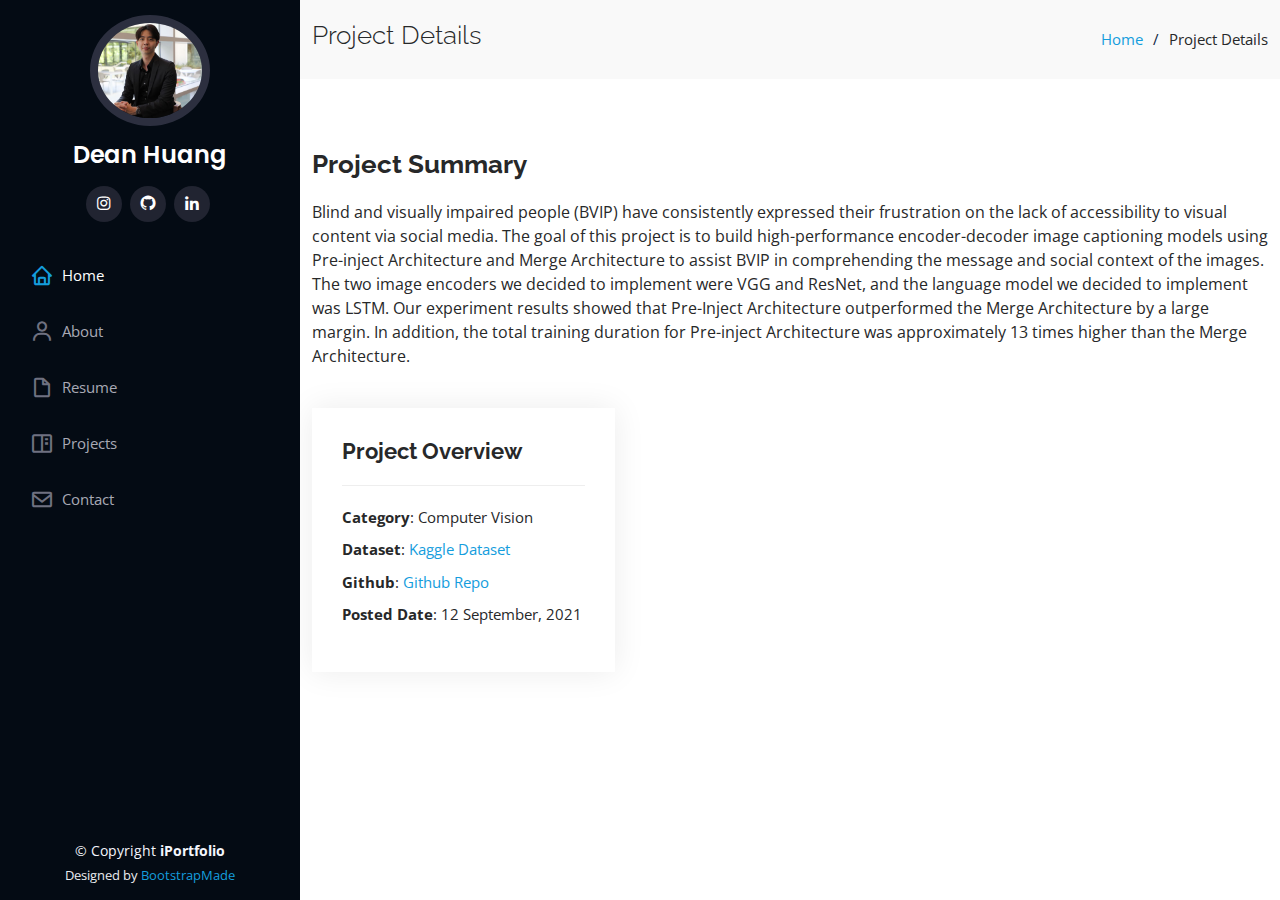
<file: imagecap.html>
<!DOCTYPE html>
<html lang="en">

<head>
  <meta charset="utf-8">
  <meta content="width=device-width, initial-scale=1.0" name="viewport">

  <title>Portfolio Details - iPortfolio Bootstrap Template</title>
  <meta content="" name="description">
  <meta content="" name="keywords">

  <!-- Favicons -->
  <link href="assets/img/favicon.png" rel="icon">
  <link href="assets/img/apple-touch-icon.png" rel="apple-touch-icon">

  <!-- Google Fonts -->
  <link href="https://fonts.googleapis.com/css?family=Open+Sans:300,300i,400,400i,600,600i,700,700i|Raleway:300,300i,400,400i,500,500i,600,600i,700,700i|Poppins:300,300i,400,400i,500,500i,600,600i,700,700i" rel="stylesheet">

  <!-- Vendor CSS Files -->
  <link href="assets/vendor/aos/aos.css" rel="stylesheet">
  <link href="assets/vendor/bootstrap/css/bootstrap.min.css" rel="stylesheet">
  <link href="assets/vendor/bootstrap-icons/bootstrap-icons.css" rel="stylesheet">
  <link href="assets/vendor/boxicons/css/boxicons.min.css" rel="stylesheet">
  <link href="assets/vendor/glightbox/css/glightbox.min.css" rel="stylesheet">
  <link href="assets/vendor/swiper/swiper-bundle.min.css" rel="stylesheet">

  <!-- Template Main CSS File -->
  <link href="assets/css/style.css" rel="stylesheet">

  <!-- =======================================================
  * Template Name: iPortfolio - v3.3.0
  * Template URL: https://bootstrapmade.com/iportfolio-bootstrap-portfolio-websites-template/
  * Author: BootstrapMade.com
  * License: https://bootstrapmade.com/license/
  ======================================================== -->
</head>

<body>

  <!-- ======= Mobile nav toggle button ======= -->
  <i class="bi bi-list mobile-nav-toggle d-xl-none"></i>

  <!-- ======= Header ======= -->
  <header id="header">
    <div class="d-flex flex-column">

      <div class="profile">
        <img src="assets/img/profile-img.JPG" alt="" class="img-fluid rounded-circle">
        <h1 class="text-light"><a href="index.html">Dean Huang</a></h1>
        <div class="social-links mt-3 text-center">
          <a href="https://www.instagram.com/dh_soymilk/" class="instagram"><i class="bx bxl-instagram"></i></a>
          <a href="https://github.com/DeanHuang-Git" class="github"><i class="bx bxl-github"></i></a>
          <a href="https://www.linkedin.com/in/dean-huang-162649190/" class="linkedin"><i class="bx bxl-linkedin"></i></a>
        </div>
      </div>

      <nav id="navbar" class="nav-menu navbar">
        <ul>
          <li><a href="#hero" class="nav-link scrollto active"><i class="bx bx-home"></i> <span>Home</span></a></li>
          <li><a href="#about" class="nav-link scrollto"><i class="bx bx-user"></i> <span>About</span></a></li>
          <li><a href="#resume" class="nav-link scrollto"><i class="bx bx-file-blank"></i> <span>Resume</span></a></li>
          <li><a href="#portfolio" class="nav-link scrollto"><i class="bx bx-book-content"></i> <span>Projects</span></a></li>
          <li><a href="#contact" class="nav-link scrollto"><i class="bx bx-envelope"></i> <span>Contact</span></a></li>
        </ul>
      </nav><!-- .nav-menu -->
    </div>
  </header><!-- End Header -->

  <main id="main">

    <!-- ======= Breadcrumbs ======= -->
    <section id="breadcrumbs" class="breadcrumbs">
      <div class="container">

        <div class="d-flex justify-content-between align-items-center">
          <h2>Project Details</h2>
          <ol>
            <li><a href="index.html">Home</a></li>
            <li>Project Details</li>
          </ol>
        </div>

      </div>
    </section><!-- End Breadcrumbs -->

    <!-- ======= Portfolio Details Section ======= -->
    <section id="portfolio-details" class="portfolio-details">
      <div class="container">

        <div class="row gy-4">
           <div class="portfolio-description">
              <h2>Project Summary</h2>
              <p>
                Blind and visually impaired people (BVIP) have consistently expressed their frustration on the lack of accessibility to visual content via social media. The goal of this project is to build high-performance encoder-decoder image captioning models using Pre-inject Architecture and Merge Architecture to assist BVIP in comprehending the message and social context of the images. The two image encoders we decided to implement were VGG and ResNet, and the language model we decided to implement was LSTM. Our experiment results showed that Pre-Inject Architecture outperformed the Merge Architecture by a large margin. In addition, the total training duration for Pre-inject Architecture was approximately 13 times higher than the Merge Architecture.
              </p>
            </div>

          <div class="col-lg-4">
            <div class="portfolio-info">
              <h3>Project Overview</h3>
              <ul>
                <li><strong>Category</strong>: Computer Vision</li>
                <li><strong>Dataset</strong>: <a href="https://www.kaggle.com/adityajn105/flickr8k?select=Images">Kaggle Dataset</a></li>
                <li><strong>Github</strong>: <a href="https://github.com/DeanHuang-Git/IDS705_Image_Captioning">Github Repo</a></li>
                <li><strong>Posted Date</strong>: 12 September, 2021</li>
              </ul>
            </div>
          </div>

        </div>

      </div>
    </section><!-- End Portfolio Details Section -->

  </main><!-- End #main -->

  <!-- ======= Footer ======= -->
  <footer id="footer">
    <div class="container">
      <div class="copyright">
        &copy; Copyright <strong><span>iPortfolio</span></strong>
      </div>
      <div class="credits">
        <!-- All the links in the footer should remain intact. -->
        <!-- You can delete the links only if you purchased the pro version. -->
        <!-- Licensing information: https://bootstrapmade.com/license/ -->
        <!-- Purchase the pro version with working PHP/AJAX contact form: https://bootstrapmade.com/iportfolio-bootstrap-portfolio-websites-template/ -->
        Designed by <a href="https://bootstrapmade.com/">BootstrapMade</a>
      </div>
    </div>
  </footer><!-- End  Footer -->

  <a href="#" class="back-to-top d-flex align-items-center justify-content-center"><i class="bi bi-arrow-up-short"></i></a>

  <!-- Vendor JS Files -->
  <script src="assets/vendor/aos/aos.js"></script>
  <script src="assets/vendor/bootstrap/js/bootstrap.bundle.min.js"></script>
  <script src="assets/vendor/glightbox/js/glightbox.min.js"></script>
  <script src="assets/vendor/isotope-layout/isotope.pkgd.min.js"></script>
  <script src="assets/vendor/php-email-form/validate.js"></script>
  <script src="assets/vendor/purecounter/purecounter.js"></script>
  <script src="assets/vendor/swiper/swiper-bundle.min.js"></script>
  <script src="assets/vendor/typed.js/typed.min.js"></script>
  <script src="assets/vendor/waypoints/noframework.waypoints.js"></script>

  <!-- Template Main JS File -->
  <script src="assets/js/main.js"></script>

</body>

</html>
</file>
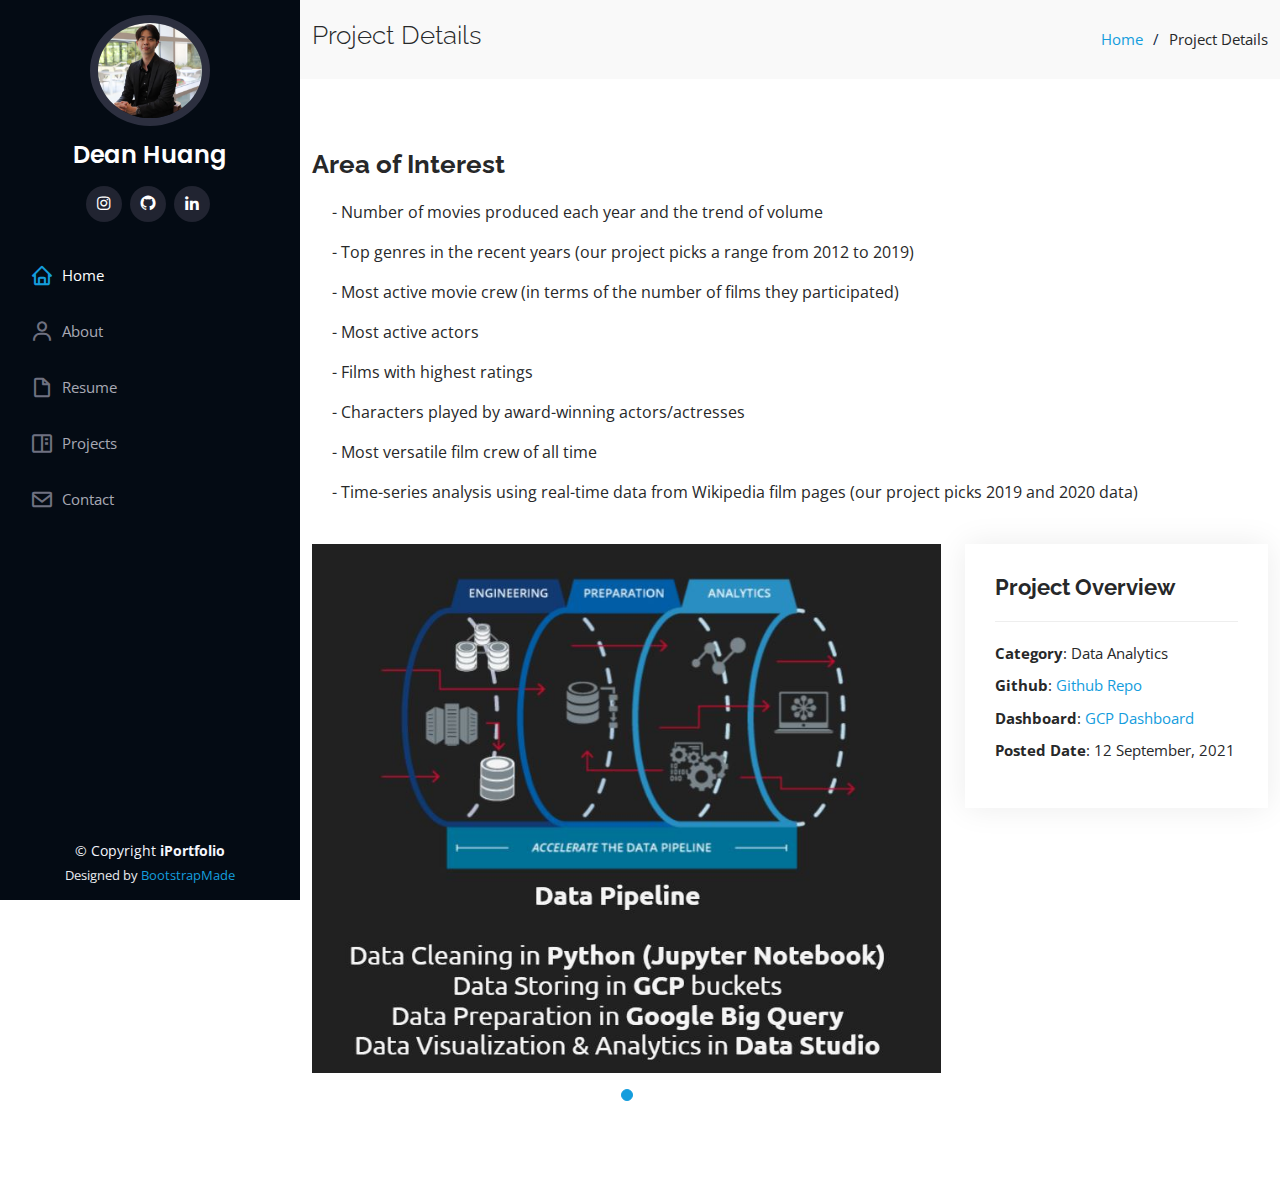
<file: imdb_analytics.html>
<!DOCTYPE html>
<html lang="en">

<head>
  <meta charset="utf-8">
  <meta content="width=device-width, initial-scale=1.0" name="viewport">

  <title>Portfolio Details - iPortfolio Bootstrap Template</title>
  <meta content="" name="description">
  <meta content="" name="keywords">

  <!-- Favicons -->
  <link href="assets/img/favicon.png" rel="icon">
  <link href="assets/img/apple-touch-icon.png" rel="apple-touch-icon">

  <!-- Google Fonts -->
  <link href="https://fonts.googleapis.com/css?family=Open+Sans:300,300i,400,400i,600,600i,700,700i|Raleway:300,300i,400,400i,500,500i,600,600i,700,700i|Poppins:300,300i,400,400i,500,500i,600,600i,700,700i" rel="stylesheet">

  <!-- Vendor CSS Files -->
  <link href="assets/vendor/aos/aos.css" rel="stylesheet">
  <link href="assets/vendor/bootstrap/css/bootstrap.min.css" rel="stylesheet">
  <link href="assets/vendor/bootstrap-icons/bootstrap-icons.css" rel="stylesheet">
  <link href="assets/vendor/boxicons/css/boxicons.min.css" rel="stylesheet">
  <link href="assets/vendor/glightbox/css/glightbox.min.css" rel="stylesheet">
  <link href="assets/vendor/swiper/swiper-bundle.min.css" rel="stylesheet">

  <!-- Template Main CSS File -->
  <link href="assets/css/style.css" rel="stylesheet">

  <!-- =======================================================
  * Template Name: iPortfolio - v3.3.0
  * Template URL: https://bootstrapmade.com/iportfolio-bootstrap-portfolio-websites-template/
  * Author: BootstrapMade.com
  * License: https://bootstrapmade.com/license/
  ======================================================== -->
</head>

<body>

  <!-- ======= Mobile nav toggle button ======= -->
  <i class="bi bi-list mobile-nav-toggle d-xl-none"></i>

  <!-- ======= Header ======= -->
  <header id="header">
    <div class="d-flex flex-column">

      <div class="profile">
        <img src="assets/img/profile-img.JPG" alt="" class="img-fluid rounded-circle">
        <h1 class="text-light"><a href="index.html">Dean Huang</a></h1>
        <div class="social-links mt-3 text-center">
          <a href="https://www.instagram.com/dh_soymilk/" class="instagram"><i class="bx bxl-instagram"></i></a>
          <a href="https://github.com/DeanHuang-Git" class="github"><i class="bx bxl-github"></i></a>
          <a href="https://www.linkedin.com/in/dean-huang-162649190/" class="linkedin"><i class="bx bxl-linkedin"></i></a>
        </div>
      </div>

      <nav id="navbar" class="nav-menu navbar">
        <ul>
          <li><a href="#hero" class="nav-link scrollto active"><i class="bx bx-home"></i> <span>Home</span></a></li>
          <li><a href="#about" class="nav-link scrollto"><i class="bx bx-user"></i> <span>About</span></a></li>
          <li><a href="#resume" class="nav-link scrollto"><i class="bx bx-file-blank"></i> <span>Resume</span></a></li>
          <li><a href="#portfolio" class="nav-link scrollto"><i class="bx bx-book-content"></i> <span>Projects</span></a></li>
          <li><a href="#contact" class="nav-link scrollto"><i class="bx bx-envelope"></i> <span>Contact</span></a></li>
        </ul>
      </nav><!-- .nav-menu -->
    </div>
  </header><!-- End Header -->

  <main id="main">

    <!-- ======= Breadcrumbs ======= -->
    <section id="breadcrumbs" class="breadcrumbs">
      <div class="container">

        <div class="d-flex justify-content-between align-items-center">
          <h2>Project Details</h2>
          <ol>
            <li><a href="index.html">Home</a></li>
            <li>Project Details</li>
          </ol>
        </div>

      </div>
    </section><!-- End Breadcrumbs -->

    <!-- ======= Portfolio Details Section ======= -->
    <section id="portfolio-details" class="portfolio-details">
      <div class="container">

         <div class="row gy-4">
           <div class="portfolio-description">
              <h2>Area of Interest</h2>
               <p>
                &emsp; - Number of movies produced each year and the trend of volume
                </p>
              <p>
                 &emsp; - Top genres in the recent years (our project picks a range from 2012 to 2019)
              </p>
               <p>
                 &emsp; - Most active movie crew (in terms of the number of films they participated)
              </p>

             <p>
                 &emsp; - Most active actors
              </p>
             <p>
                 &emsp; - Films with highest ratings
              </p>
             <p>
                 &emsp; - Characters played by award-winning actors/actresses
              </p>
             <p>
                 &emsp; - Most versatile film crew of all time
              </p>
             <p>
                 &emsp; - Time-series analysis using real-time data from Wikipedia film pages (our project picks 2019 and 2020 data)
              </p>
            </div>
          <div class="col-lg-8">
            <div class="portfolio-details-slider swiper-container">
              <div class="swiper-wrapper align-items-center">

                <div class="swiper-slide">
                  <img src="assets/img/portfolio/imdb_analytics/imdb_analytics-2.JPG" alt="">
                </div>

              </div>
              <div class="swiper-pagination"></div>
            </div>
          </div>

          <div class="col-lg-4">
            <div class="portfolio-info">
              <h3>Project Overview</h3>
              <ul>
                <li><strong>Category</strong>: Data Analytics</li>
                <li><strong>Github</strong>: <a href="https://github.com/DeanHuang-Git/imdb_analytics">Github Repo</a></li>
                <li><strong>Dashboard</strong>: <a href="https://datastudio.google.com/reporting/f7da9819-19cd-4591-a877-37fea407017b/page/6zXD">GCP Dashboard</a></li>
                <li><strong>Posted Date</strong>: 12 September, 2021</li>
              </ul>
            </div>
          </div>

        </div>

      </div>
    </section><!-- End Portfolio Details Section -->

  </main><!-- End #main -->

  <!-- ======= Footer ======= -->
  <footer id="footer">
    <div class="container">
      <div class="copyright">
        &copy; Copyright <strong><span>iPortfolio</span></strong>
      </div>
      <div class="credits">
        <!-- All the links in the footer should remain intact. -->
        <!-- You can delete the links only if you purchased the pro version. -->
        <!-- Licensing information: https://bootstrapmade.com/license/ -->
        <!-- Purchase the pro version with working PHP/AJAX contact form: https://bootstrapmade.com/iportfolio-bootstrap-portfolio-websites-template/ -->
        Designed by <a href="https://bootstrapmade.com/">BootstrapMade</a>
      </div>
    </div>
  </footer><!-- End  Footer -->

  <a href="#" class="back-to-top d-flex align-items-center justify-content-center"><i class="bi bi-arrow-up-short"></i></a>

  <!-- Vendor JS Files -->
  <script src="assets/vendor/aos/aos.js"></script>
  <script src="assets/vendor/bootstrap/js/bootstrap.bundle.min.js"></script>
  <script src="assets/vendor/glightbox/js/glightbox.min.js"></script>
  <script src="assets/vendor/isotope-layout/isotope.pkgd.min.js"></script>
  <script src="assets/vendor/php-email-form/validate.js"></script>
  <script src="assets/vendor/purecounter/purecounter.js"></script>
  <script src="assets/vendor/swiper/swiper-bundle.min.js"></script>
  <script src="assets/vendor/typed.js/typed.min.js"></script>
  <script src="assets/vendor/waypoints/noframework.waypoints.js"></script>

  <!-- Template Main JS File -->
  <script src="assets/js/main.js"></script>

</body>

</html>
</file>
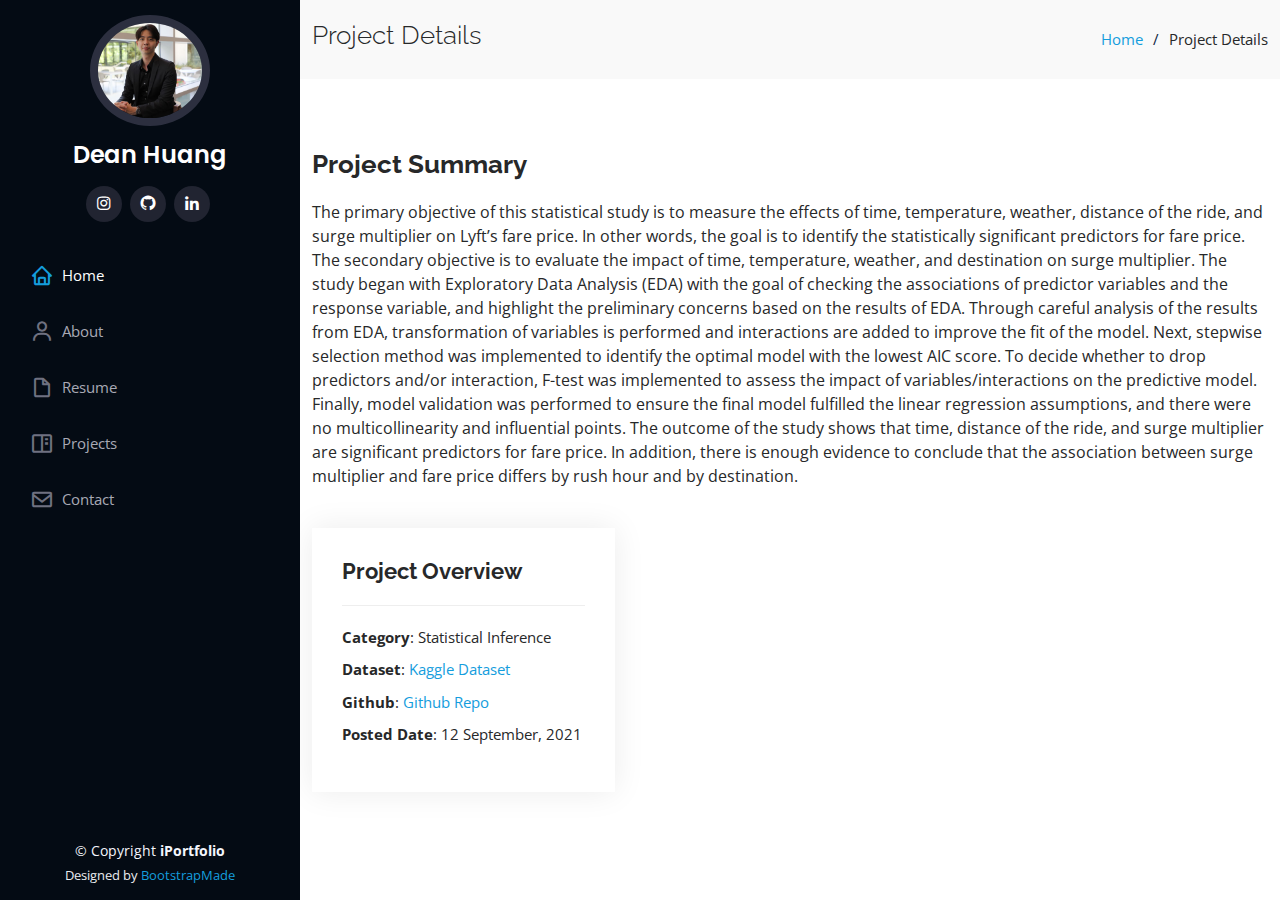
<file: lyft.html>
<!DOCTYPE html>
<html lang="en">

<head>
  <meta charset="utf-8">
  <meta content="width=device-width, initial-scale=1.0" name="viewport">

  <title>Portfolio Details - iPortfolio Bootstrap Template</title>
  <meta content="" name="description">
  <meta content="" name="keywords">

  <!-- Favicons -->
  <link href="assets/img/favicon.png" rel="icon">
  <link href="assets/img/apple-touch-icon.png" rel="apple-touch-icon">

  <!-- Google Fonts -->
  <link href="https://fonts.googleapis.com/css?family=Open+Sans:300,300i,400,400i,600,600i,700,700i|Raleway:300,300i,400,400i,500,500i,600,600i,700,700i|Poppins:300,300i,400,400i,500,500i,600,600i,700,700i" rel="stylesheet">

  <!-- Vendor CSS Files -->
  <link href="assets/vendor/aos/aos.css" rel="stylesheet">
  <link href="assets/vendor/bootstrap/css/bootstrap.min.css" rel="stylesheet">
  <link href="assets/vendor/bootstrap-icons/bootstrap-icons.css" rel="stylesheet">
  <link href="assets/vendor/boxicons/css/boxicons.min.css" rel="stylesheet">
  <link href="assets/vendor/glightbox/css/glightbox.min.css" rel="stylesheet">
  <link href="assets/vendor/swiper/swiper-bundle.min.css" rel="stylesheet">

  <!-- Template Main CSS File -->
  <link href="assets/css/style.css" rel="stylesheet">

  <!-- =======================================================
  * Template Name: iPortfolio - v3.3.0
  * Template URL: https://bootstrapmade.com/iportfolio-bootstrap-portfolio-websites-template/
  * Author: BootstrapMade.com
  * License: https://bootstrapmade.com/license/
  ======================================================== -->
</head>

<body>

  <!-- ======= Mobile nav toggle button ======= -->
  <i class="bi bi-list mobile-nav-toggle d-xl-none"></i>

  <!-- ======= Header ======= -->
  <header id="header">
    <div class="d-flex flex-column">

      <div class="profile">
        <img src="assets/img/profile-img.JPG" alt="" class="img-fluid rounded-circle">
        <h1 class="text-light"><a href="index.html">Dean Huang</a></h1>
        <div class="social-links mt-3 text-center">
          <a href="https://www.instagram.com/dh_soymilk/" class="instagram"><i class="bx bxl-instagram"></i></a>
          <a href="https://github.com/DeanHuang-Git" class="github"><i class="bx bxl-github"></i></a>
          <a href="https://www.linkedin.com/in/dean-huang-162649190/" class="linkedin"><i class="bx bxl-linkedin"></i></a>
        </div>
      </div>

      <nav id="navbar" class="nav-menu navbar">
        <ul>
          <li><a href="#hero" class="nav-link scrollto active"><i class="bx bx-home"></i> <span>Home</span></a></li>
          <li><a href="#about" class="nav-link scrollto"><i class="bx bx-user"></i> <span>About</span></a></li>
          <li><a href="#resume" class="nav-link scrollto"><i class="bx bx-file-blank"></i> <span>Resume</span></a></li>
          <li><a href="#portfolio" class="nav-link scrollto"><i class="bx bx-book-content"></i> <span>Projects</span></a></li>
          <li><a href="#contact" class="nav-link scrollto"><i class="bx bx-envelope"></i> <span>Contact</span></a></li>
        </ul>
      </nav><!-- .nav-menu -->
    </div>
  </header><!-- End Header -->

  <main id="main">

    <!-- ======= Breadcrumbs ======= -->
    <section id="breadcrumbs" class="breadcrumbs">
      <div class="container">

        <div class="d-flex justify-content-between align-items-center">
          <h2>Project Details</h2>
          <ol>
            <li><a href="index.html">Home</a></li>
            <li>Project Details</li>
          </ol>
        </div>

      </div>
    </section><!-- End Breadcrumbs -->

    <!-- ======= Portfolio Details Section ======= -->
    <section id="portfolio-details" class="portfolio-details">
      <div class="container">

        <div class="row gy-4">
           <div class="portfolio-description">
              <h2>Project Summary</h2>
              <p>
                The primary objective of this statistical study is to measure the effects of time, temperature, weather, distance of the ride, and surge multiplier on Lyft’s fare price. In other words, the goal is to identify the statistically significant predictors for fare price. The secondary objective is to evaluate the impact of time, temperature, weather, and destination on surge multiplier. The study began with Exploratory Data Analysis (EDA) with the goal of checking the associations of predictor variables and the response variable, and highlight the preliminary concerns based on the results of EDA. Through careful analysis of the results from EDA, transformation of variables is performed and interactions are added to improve the fit of the model. Next, stepwise selection method was implemented to identify the optimal model with the lowest AIC score. To decide whether to drop predictors and/or interaction, F-test was implemented to assess the impact of variables/interactions on the predictive model. Finally, model validation was performed to ensure the final model fulfilled the linear regression assumptions, and there were no multicollinearity and influential points. The outcome of the study shows that time, distance of the ride, and surge multiplier are significant predictors for fare price. In addition, there is enough evidence to conclude that the association between surge multiplier and fare price differs by rush hour and by destination.
              </p>
            </div>

          <div class="col-lg-4">
            <div class="portfolio-info">
              <h3>Project Overview</h3>
              <ul>
                <li><strong>Category</strong>: Statistical Inference</li>
                <li><strong>Dataset</strong>: <a href="https://github.com/DeanHuang-Git/Statistical-Inference-on-Lyft-Fare-Price/tree/main/Data">Kaggle Dataset</a></li>
                <li><strong>Github</strong>: <a href="https://github.com/DeanHuang-Git/Statistical-Inference-on-Lyft-Fare-Price">Github Repo</a></li>
                <li><strong>Posted Date</strong>: 12 September, 2021</li>
              </ul>
            </div>
          </div>

        </div>

      </div>
    </section><!-- End Portfolio Details Section -->

  </main><!-- End #main -->

  <!-- ======= Footer ======= -->
  <footer id="footer">
    <div class="container">
      <div class="copyright">
        &copy; Copyright <strong><span>iPortfolio</span></strong>
      </div>
      <div class="credits">
        <!-- All the links in the footer should remain intact. -->
        <!-- You can delete the links only if you purchased the pro version. -->
        <!-- Licensing information: https://bootstrapmade.com/license/ -->
        <!-- Purchase the pro version with working PHP/AJAX contact form: https://bootstrapmade.com/iportfolio-bootstrap-portfolio-websites-template/ -->
        Designed by <a href="https://bootstrapmade.com/">BootstrapMade</a>
      </div>
    </div>
  </footer><!-- End  Footer -->

  <a href="#" class="back-to-top d-flex align-items-center justify-content-center"><i class="bi bi-arrow-up-short"></i></a>

  <!-- Vendor JS Files -->
  <script src="assets/vendor/aos/aos.js"></script>
  <script src="assets/vendor/bootstrap/js/bootstrap.bundle.min.js"></script>
  <script src="assets/vendor/glightbox/js/glightbox.min.js"></script>
  <script src="assets/vendor/isotope-layout/isotope.pkgd.min.js"></script>
  <script src="assets/vendor/php-email-form/validate.js"></script>
  <script src="assets/vendor/purecounter/purecounter.js"></script>
  <script src="assets/vendor/swiper/swiper-bundle.min.js"></script>
  <script src="assets/vendor/typed.js/typed.min.js"></script>
  <script src="assets/vendor/waypoints/noframework.waypoints.js"></script>

  <!-- Template Main JS File -->
  <script src="assets/js/main.js"></script>

</body>

</html>
</file>
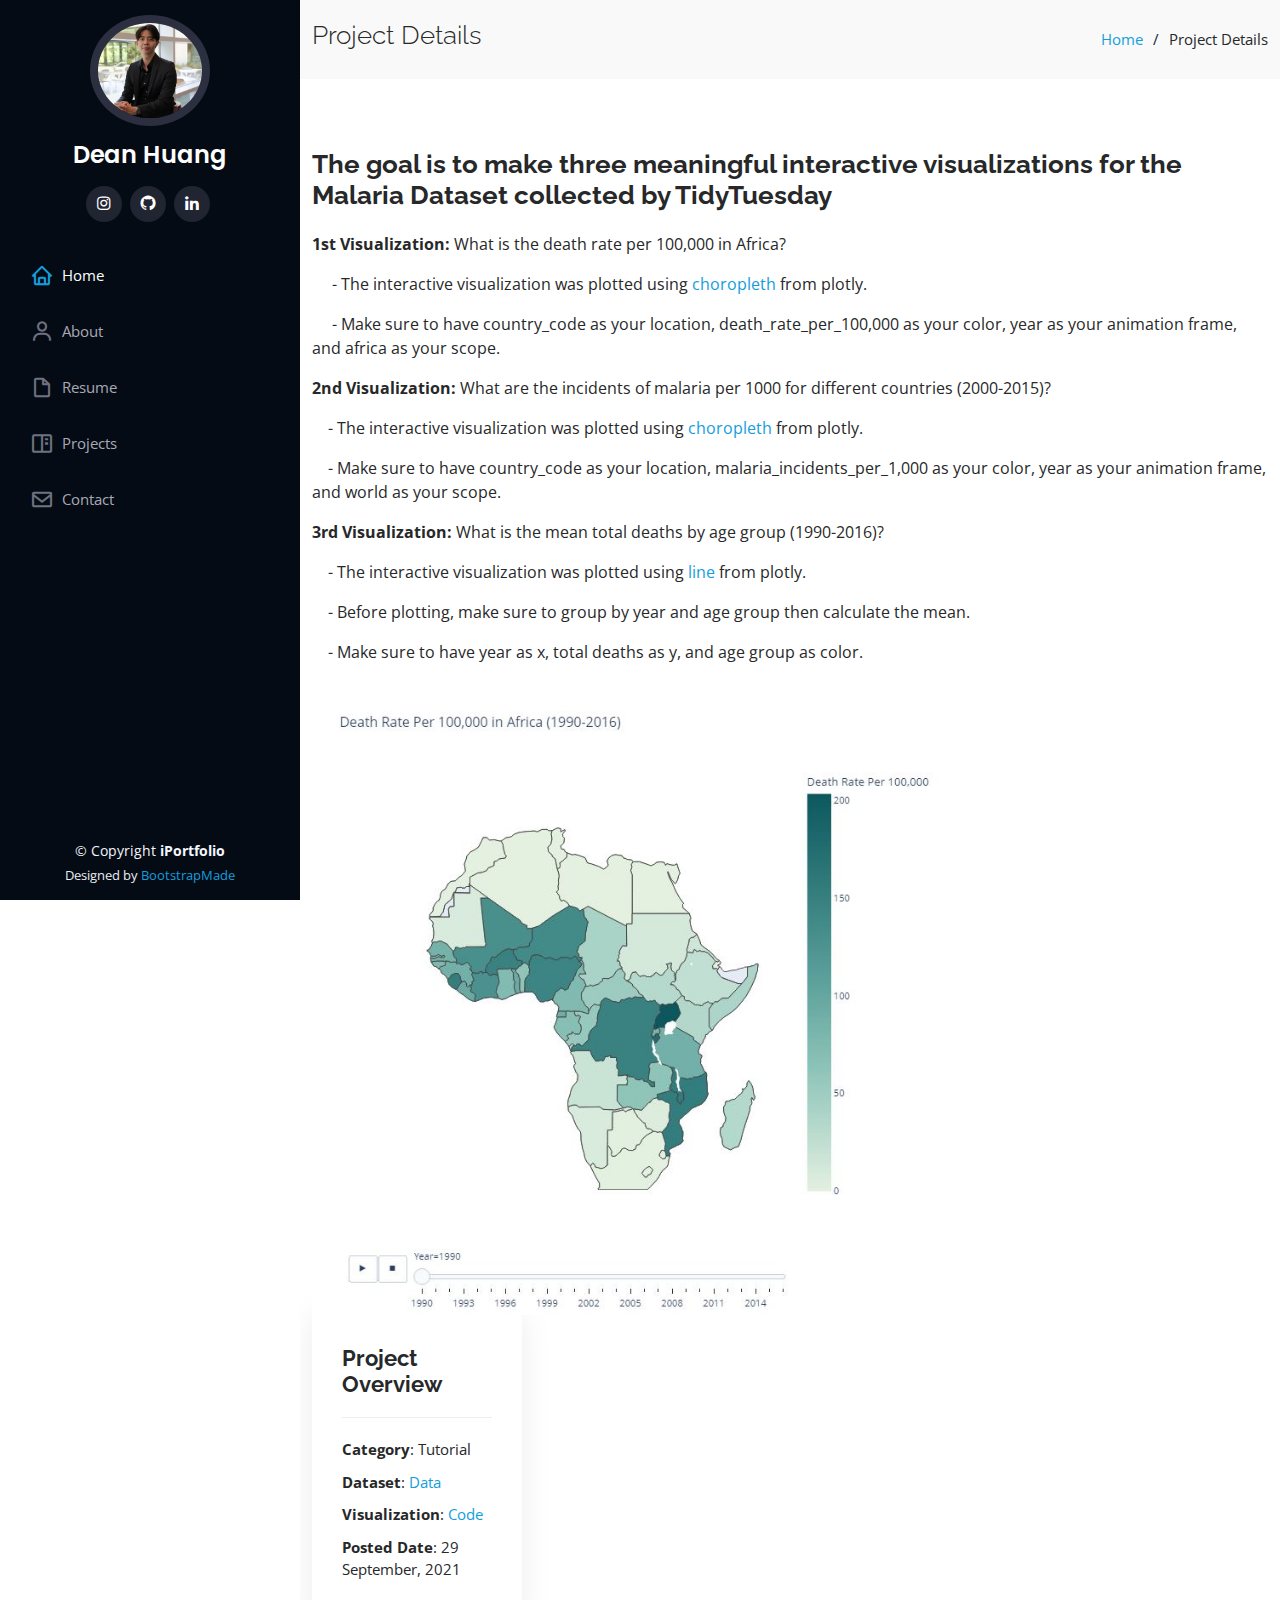
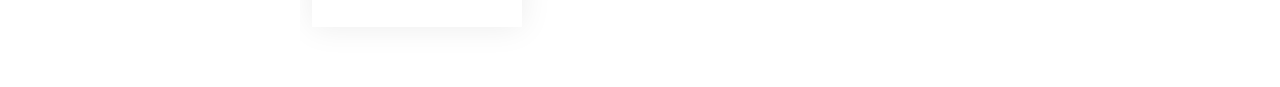
<file: malaria_viz.html>
<!DOCTYPE html>
<html lang="en">

<head>
  <meta charset="utf-8">
  <meta content="width=device-width, initial-scale=1.0" name="viewport">

  <title>Portfolio Details - iPortfolio Bootstrap Template</title>
  <meta content="" name="description">
  <meta content="" name="keywords">

  <!-- Favicons -->
  <link href="assets/img/favicon.png" rel="icon">
  <link href="assets/img/apple-touch-icon.png" rel="apple-touch-icon">

  <!-- Google Fonts -->
  <link href="https://fonts.googleapis.com/css?family=Open+Sans:300,300i,400,400i,600,600i,700,700i|Raleway:300,300i,400,400i,500,500i,600,600i,700,700i|Poppins:300,300i,400,400i,500,500i,600,600i,700,700i" rel="stylesheet">

  <!-- Vendor CSS Files -->
  <link href="assets/vendor/aos/aos.css" rel="stylesheet">
  <link href="assets/vendor/bootstrap/css/bootstrap.min.css" rel="stylesheet">
  <link href="assets/vendor/bootstrap-icons/bootstrap-icons.css" rel="stylesheet">
  <link href="assets/vendor/boxicons/css/boxicons.min.css" rel="stylesheet">
  <link href="assets/vendor/glightbox/css/glightbox.min.css" rel="stylesheet">
  <link href="assets/vendor/swiper/swiper-bundle.min.css" rel="stylesheet">

  <!-- Template Main CSS File -->
  <link href="assets/css/style.css" rel="stylesheet">

  <!-- =======================================================
  * Template Name: iPortfolio - v3.3.0
  * Template URL: https://bootstrapmade.com/iportfolio-bootstrap-portfolio-websites-template/
  * Author: BootstrapMade.com
  * License: https://bootstrapmade.com/license/
  ======================================================== -->
</head>

<body>

  <!-- ======= Mobile nav toggle button ======= -->
  <i class="bi bi-list mobile-nav-toggle d-xl-none"></i>

  <!-- ======= Header ======= -->
  <header id="header">
    <div class="d-flex flex-column">

      <div class="profile">
        <img src="assets/img/profile-img.JPG" alt="" class="img-fluid rounded-circle">
        <h1 class="text-light"><a href="index.html">Dean Huang</a></h1>
        <div class="social-links mt-3 text-center">
          <a href="https://www.instagram.com/dh_soymilk/" class="instagram"><i class="bx bxl-instagram"></i></a>
          <a href="https://github.com/DeanHuang-Git" class="github"><i class="bx bxl-github"></i></a>
          <a href="https://www.linkedin.com/in/dean-huang-162649190/" class="linkedin"><i class="bx bxl-linkedin"></i></a>
        </div>
      </div>

      <nav id="navbar" class="nav-menu navbar">
        <ul>
          <li><a href="#hero" class="nav-link scrollto active"><i class="bx bx-home"></i> <span>Home</span></a></li>
          <li><a href="#about" class="nav-link scrollto"><i class="bx bx-user"></i> <span>About</span></a></li>
          <li><a href="#resume" class="nav-link scrollto"><i class="bx bx-file-blank"></i> <span>Resume</span></a></li>
          <li><a href="#portfolio" class="nav-link scrollto"><i class="bx bx-book-content"></i> <span>Projects</span></a></li>
          <li><a href="#contact" class="nav-link scrollto"><i class="bx bx-envelope"></i> <span>Contact</span></a></li>
        </ul>
      </nav><!-- .nav-menu -->
    </div>
  </header><!-- End Header -->

  <main id="main">

    <!-- ======= Breadcrumbs ======= -->
    <section id="breadcrumbs" class="breadcrumbs">
      <div class="container">

        <div class="d-flex justify-content-between align-items-center">
          <h2>Project Details</h2>
          <ol>
            <li><a href="index.html">Home</a></li>
            <li>Project Details</li>
          </ol>
        </div>

      </div>
    </section><!-- End Breadcrumbs -->

    <!-- ======= Portfolio Details Section ======= -->
    <section id="portfolio-details" class="portfolio-details">
      <div class="container">

        <div class="row gy-4">
           <div class="portfolio-description">
              <h2>The goal is to make three meaningful interactive visualizations for the Malaria Dataset collected by TidyTuesday</h2>
              <p>
                <strong>1st Visualization:</strong> What is the death rate per 100,000 in Africa?
              </p>
               <p>
                &emsp; - The interactive visualization was plotted using <a href="https://plotly.github.io/plotly.py-docs/generated/plotly.express.choropleth.html">choropleth</a> from plotly.
                </p>
              <p>
                &emsp; - Make sure to have country_code as your location, death_rate_per_100,000 as your color, year as your animation frame, and africa as your scope.
                </p>
              <p>
                <strong>2nd Visualization:</strong> What are the incidents of malaria per 1000 for different countries (2000-2015)?
              </p>
              <p>
                  &emsp;- The interactive visualization was plotted using <a href="https://plotly.github.io/plotly.py-docs/generated/plotly.express.choropleth.html">choropleth</a> from plotly.
              </p>
              <p>
                  &emsp;- Make sure to have country_code as your location, malaria_incidents_per_1,000 as your color, year as your animation frame, and world as your scope.
              </p>
                            <p>
                <strong>3rd Visualization:</strong> What is the mean total deaths by age group (1990-2016)?
              </p>
              <p>
                  &emsp;- The interactive visualization was plotted using <a href="https://plotly.com/python-api-reference/generated/plotly.express.line">line</a> from plotly.
              </p>
              <p>
                  &emsp;- Before plotting, make sure to group by year and age group then calculate the mean.
              </p>
               <p>
                  &emsp;- Make sure to have year as x, total deaths as y, and age group as color.
              </p>
            </div>

            <div class="col-lg-8">
            <div class="portfolio-details-slider swiper-container">
              <div class="swiper-wrapper align-items-center">

                <div class="swiper-slide">
                  <img src="assets/img/portfolio/malaria/malaria-2.JPG" alt="">
              </div>
                  <div class="swiper-slide">
                  <img src="assets/img/portfolio/malaria/malaria-3.JPG" alt="">
                </div>
                  <div class="swiper-slide">
                  <img src="assets/img/portfolio/malaria/malaria-4.JPG" alt="">
                </div>
              <div class="swiper-pagination"></div>
            </div>
          </div>

          <div class="col-lg-4">
            <div class="portfolio-info">
              <h3>Project Overview</h3>
              <ul>
                <li><strong>Category</strong>: Tutorial</li>
                <li><strong>Dataset</strong>: <a href="https://github.com/rfordatascience/tidytuesday/tree/master/data/2018/2018-11-13">Data</a></li>
                <li><strong>Visualization</strong>: <a href="https://github.com/DeanHuang-Git/BIOSTAT823/blob/main/Assignment%203/Ineractive%20Visualization.ipynb">Code</a></li>
                <li><strong>Posted Date</strong>: 29 September, 2021</li>
              </ul>
            </div>
          </div>

        </div>

      </div>
    </section><!-- End Portfolio Details Section -->

  </main><!-- End #main -->

  <!-- ======= Footer ======= -->
  <footer id="footer">
    <div class="container">
      <div class="copyright">
        &copy; Copyright <strong><span>iPortfolio</span></strong>
      </div>
      <div class="credits">
        <!-- All the links in the footer should remain intact. -->
        <!-- You can delete the links only if you purchased the pro version. -->
        <!-- Licensing information: https://bootstrapmade.com/license/ -->
        <!-- Purchase the pro version with working PHP/AJAX contact form: https://bootstrapmade.com/iportfolio-bootstrap-portfolio-websites-template/ -->
        Designed by <a href="https://bootstrapmade.com/">BootstrapMade</a>
      </div>
    </div>
  </footer><!-- End  Footer -->

  <a href="#" class="back-to-top d-flex align-items-center justify-content-center"><i class="bi bi-arrow-up-short"></i></a>

  <!-- Vendor JS Files -->
  <script src="assets/vendor/aos/aos.js"></script>
  <script src="assets/vendor/bootstrap/js/bootstrap.bundle.min.js"></script>
  <script src="assets/vendor/glightbox/js/glightbox.min.js"></script>
  <script src="assets/vendor/isotope-layout/isotope.pkgd.min.js"></script>
  <script src="assets/vendor/php-email-form/validate.js"></script>
  <script src="assets/vendor/purecounter/purecounter.js"></script>
  <script src="assets/vendor/swiper/swiper-bundle.min.js"></script>
  <script src="assets/vendor/typed.js/typed.min.js"></script>
  <script src="assets/vendor/waypoints/noframework.waypoints.js"></script>

  <!-- Template Main JS File -->
  <script src="assets/js/main.js"></script>

</body>

</html>
</file>
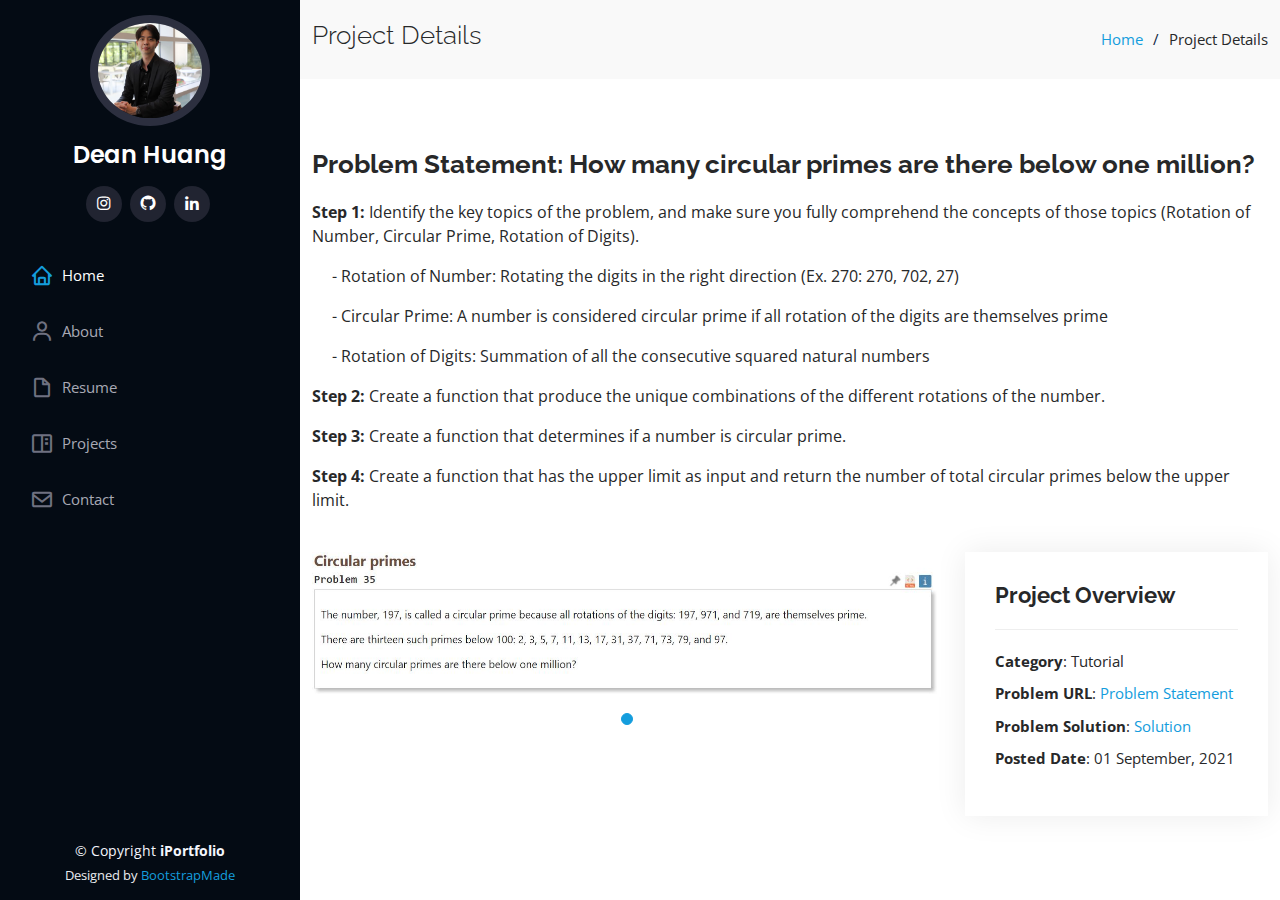
<file: portfolio-details1.html>
<!DOCTYPE html>
<html lang="en">

<head>
  <meta charset="utf-8">
  <meta content="width=device-width, initial-scale=1.0" name="viewport">

  <title>Portfolio Details - iPortfolio Bootstrap Template</title>
  <meta content="" name="description">
  <meta content="" name="keywords">

  <!-- Favicons -->
  <link href="assets/img/favicon.png" rel="icon">
  <link href="assets/img/apple-touch-icon.png" rel="apple-touch-icon">

  <!-- Google Fonts -->
  <link href="https://fonts.googleapis.com/css?family=Open+Sans:300,300i,400,400i,600,600i,700,700i|Raleway:300,300i,400,400i,500,500i,600,600i,700,700i|Poppins:300,300i,400,400i,500,500i,600,600i,700,700i" rel="stylesheet">

  <!-- Vendor CSS Files -->
  <link href="assets/vendor/aos/aos.css" rel="stylesheet">
  <link href="assets/vendor/bootstrap/css/bootstrap.min.css" rel="stylesheet">
  <link href="assets/vendor/bootstrap-icons/bootstrap-icons.css" rel="stylesheet">
  <link href="assets/vendor/boxicons/css/boxicons.min.css" rel="stylesheet">
  <link href="assets/vendor/glightbox/css/glightbox.min.css" rel="stylesheet">
  <link href="assets/vendor/swiper/swiper-bundle.min.css" rel="stylesheet">

  <!-- Template Main CSS File -->
  <link href="assets/css/style.css" rel="stylesheet">

  <!-- =======================================================
  * Template Name: iPortfolio - v3.3.0
  * Template URL: https://bootstrapmade.com/iportfolio-bootstrap-portfolio-websites-template/
  * Author: BootstrapMade.com
  * License: https://bootstrapmade.com/license/
  ======================================================== -->
</head>

<body>

  <!-- ======= Mobile nav toggle button ======= -->
  <i class="bi bi-list mobile-nav-toggle d-xl-none"></i>

  <!-- ======= Header ======= -->
  <header id="header">
    <div class="d-flex flex-column">

      <div class="profile">
        <img src="assets/img/profile-img.JPG" alt="" class="img-fluid rounded-circle">
        <h1 class="text-light"><a href="index.html">Dean Huang</a></h1>
        <div class="social-links mt-3 text-center">
          <a href="https://www.instagram.com/dh_soymilk/" class="instagram"><i class="bx bxl-instagram"></i></a>
          <a href="https://github.com/DeanHuang-Git" class="github"><i class="bx bxl-github"></i></a>
          <a href="https://www.linkedin.com/in/dean-huang-162649190/" class="linkedin"><i class="bx bxl-linkedin"></i></a>
        </div>
      </div>

      <nav id="navbar" class="nav-menu navbar">
        <ul>
          <li><a href="#hero" class="nav-link scrollto active"><i class="bx bx-home"></i> <span>Home</span></a></li>
          <li><a href="#about" class="nav-link scrollto"><i class="bx bx-user"></i> <span>About</span></a></li>
          <li><a href="#resume" class="nav-link scrollto"><i class="bx bx-file-blank"></i> <span>Resume</span></a></li>
          <li><a href="#portfolio" class="nav-link scrollto"><i class="bx bx-book-content"></i> <span>Projects</span></a></li>
          <li><a href="#contact" class="nav-link scrollto"><i class="bx bx-envelope"></i> <span>Contact</span></a></li>
        </ul>
      </nav><!-- .nav-menu -->
    </div>
  </header><!-- End Header -->

  <main id="main">

    <!-- ======= Breadcrumbs ======= -->
    <section id="breadcrumbs" class="breadcrumbs">
      <div class="container">

        <div class="d-flex justify-content-between align-items-center">
          <h2>Project Details</h2>
          <ol>
            <li><a href="index.html">Home</a></li>
            <li>Project Details</li>
          </ol>
        </div>

      </div>
    </section><!-- End Breadcrumbs -->

    <!-- ======= Portfolio Details Section ======= -->
    <section id="portfolio-details" class="portfolio-details">
      <div class="container">

        <div class="row gy-4">
           <div class="portfolio-description">
              <h2>Problem Statement: How many circular primes are there below one million?</h2>
              <p>
                <strong>Step 1:</strong> Identify the key topics of the problem, and make sure you fully comprehend the concepts of those topics (Rotation of Number, Circular Prime, Rotation of Digits).
              </p>
             <p>
                &emsp; - Rotation of Number: Rotating the digits in the right direction (Ex. 270: 270, 702, 27)
                </p>
             <p>
                &emsp; - Circular Prime: A number is considered circular prime if all rotation of the digits are themselves prime
                </p>
              <p>
                 &emsp; - Rotation of Digits: Summation of all the consecutive squared natural numbers
              </p>
              <p>
                <strong>Step 2:</strong> Create a function that produce the unique combinations of the different rotations of the number.
              </p>
              <p>
                <strong>Step 3:</strong> Create a function that determines if a number is circular prime.
              </p>
             <p>
                <strong>Step 4:</strong> Create a function that has the upper limit as input and return the number of total circular primes below the upper limit.
              </p>
            </div>

          <div class="col-lg-8">
            <div class="portfolio-details-slider swiper-container">
              <div class="swiper-wrapper align-items-center">

                <div class="swiper-slide">
                  <img src="assets/img/portfolio/portfolio1/portfolio-details1-1.JPG" alt="">
                </div>

              </div>
              <div class="swiper-pagination"></div>
            </div>
          </div>

          <div class="col-lg-4">
            <div class="portfolio-info">
              <h3>Project Overview</h3>
              <ul>
                <li><strong>Category</strong>: Tutorial</li>
                <li><strong>Problem URL</strong>: <a href="https://projecteuler.net/problem=35">Problem Statement</a></li>
                <li><strong>Problem Solution</strong>: <a href="https://github.com/DeanHuang-Git/BIOSTAT823/blob/main/Assignment%201.ipynb">Solution</a></li>
                <li><strong>Posted Date</strong>: 01 September, 2021</li>
              </ul>
            </div>
          </div>

        </div>

      </div>
    </section><!-- End Portfolio Details Section -->

  </main><!-- End #main -->

  <!-- ======= Footer ======= -->
  <footer id="footer">
    <div class="container">
      <div class="copyright">
        &copy; Copyright <strong><span>iPortfolio</span></strong>
      </div>
      <div class="credits">
        <!-- All the links in the footer should remain intact. -->
        <!-- You can delete the links only if you purchased the pro version. -->
        <!-- Licensing information: https://bootstrapmade.com/license/ -->
        <!-- Purchase the pro version with working PHP/AJAX contact form: https://bootstrapmade.com/iportfolio-bootstrap-portfolio-websites-template/ -->
        Designed by <a href="https://bootstrapmade.com/">BootstrapMade</a>
      </div>
    </div>
  </footer><!-- End  Footer -->

  <a href="#" class="back-to-top d-flex align-items-center justify-content-center"><i class="bi bi-arrow-up-short"></i></a>

  <!-- Vendor JS Files -->
  <script src="assets/vendor/aos/aos.js"></script>
  <script src="assets/vendor/bootstrap/js/bootstrap.bundle.min.js"></script>
  <script src="assets/vendor/glightbox/js/glightbox.min.js"></script>
  <script src="assets/vendor/isotope-layout/isotope.pkgd.min.js"></script>
  <script src="assets/vendor/php-email-form/validate.js"></script>
  <script src="assets/vendor/purecounter/purecounter.js"></script>
  <script src="assets/vendor/swiper/swiper-bundle.min.js"></script>
  <script src="assets/vendor/typed.js/typed.min.js"></script>
  <script src="assets/vendor/waypoints/noframework.waypoints.js"></script>

  <!-- Template Main JS File -->
  <script src="assets/js/main.js"></script>

</body>

</html>
</file>
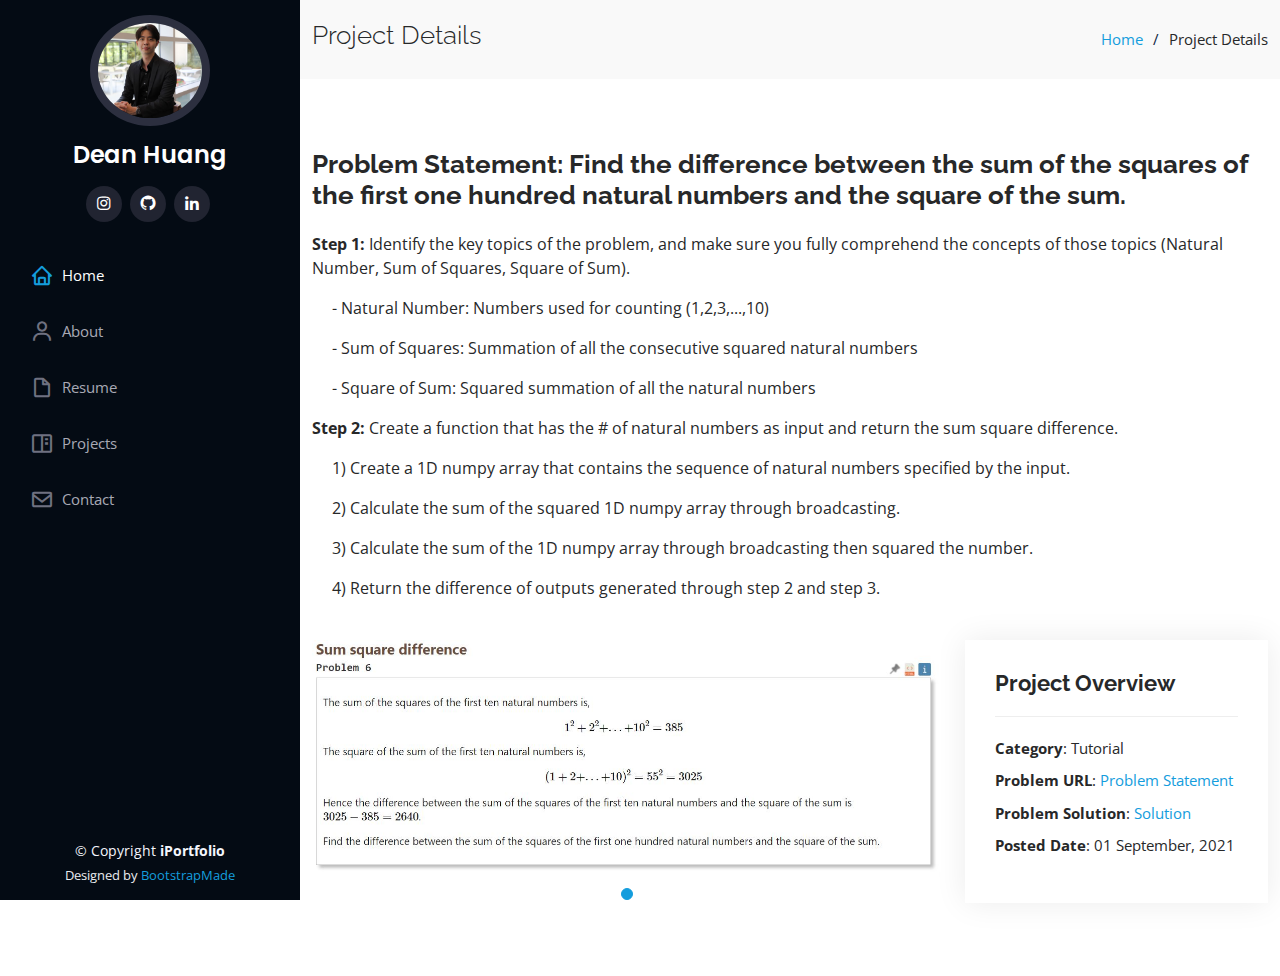
<file: portfolio-details2.html>
<!DOCTYPE html>
<html lang="en">

<head>
  <meta charset="utf-8">
  <meta content="width=device-width, initial-scale=1.0" name="viewport">

  <title>Portfolio Details - iPortfolio Bootstrap Template</title>
  <meta content="" name="description">
  <meta content="" name="keywords">

  <!-- Favicons -->
  <link href="assets/img/favicon.png" rel="icon">
  <link href="assets/img/apple-touch-icon.png" rel="apple-touch-icon">

  <!-- Google Fonts -->
  <link href="https://fonts.googleapis.com/css?family=Open+Sans:300,300i,400,400i,600,600i,700,700i|Raleway:300,300i,400,400i,500,500i,600,600i,700,700i|Poppins:300,300i,400,400i,500,500i,600,600i,700,700i" rel="stylesheet">

  <!-- Vendor CSS Files -->
  <link href="assets/vendor/aos/aos.css" rel="stylesheet">
  <link href="assets/vendor/bootstrap/css/bootstrap.min.css" rel="stylesheet">
  <link href="assets/vendor/bootstrap-icons/bootstrap-icons.css" rel="stylesheet">
  <link href="assets/vendor/boxicons/css/boxicons.min.css" rel="stylesheet">
  <link href="assets/vendor/glightbox/css/glightbox.min.css" rel="stylesheet">
  <link href="assets/vendor/swiper/swiper-bundle.min.css" rel="stylesheet">

  <!-- Template Main CSS File -->
  <link href="assets/css/style.css" rel="stylesheet">

  <!-- =======================================================
  * Template Name: iPortfolio - v3.3.0
  * Template URL: https://bootstrapmade.com/iportfolio-bootstrap-portfolio-websites-template/
  * Author: BootstrapMade.com
  * License: https://bootstrapmade.com/license/
  ======================================================== -->
</head>

<body>

  <!-- ======= Mobile nav toggle button ======= -->
  <i class="bi bi-list mobile-nav-toggle d-xl-none"></i>

  <!-- ======= Header ======= -->
  <header id="header">
    <div class="d-flex flex-column">

      <div class="profile">
        <img src="assets/img/profile-img.JPG" alt="" class="img-fluid rounded-circle">
        <h1 class="text-light"><a href="index.html">Dean Huang</a></h1>
        <div class="social-links mt-3 text-center">
          <a href="https://www.instagram.com/dh_soymilk/" class="instagram"><i class="bx bxl-instagram"></i></a>
          <a href="https://github.com/DeanHuang-Git" class="github"><i class="bx bxl-github"></i></a>
          <a href="https://www.linkedin.com/in/dean-huang-162649190/" class="linkedin"><i class="bx bxl-linkedin"></i></a>
        </div>
      </div>

      <nav id="navbar" class="nav-menu navbar">
        <ul>
          <li><a href="#hero" class="nav-link scrollto active"><i class="bx bx-home"></i> <span>Home</span></a></li>
          <li><a href="#about" class="nav-link scrollto"><i class="bx bx-user"></i> <span>About</span></a></li>
          <li><a href="#resume" class="nav-link scrollto"><i class="bx bx-file-blank"></i> <span>Resume</span></a></li>
          <li><a href="#portfolio" class="nav-link scrollto"><i class="bx bx-book-content"></i> <span>Projects</span></a></li>
          <li><a href="#contact" class="nav-link scrollto"><i class="bx bx-envelope"></i> <span>Contact</span></a></li>
        </ul>
      </nav><!-- .nav-menu -->
    </div>
  </header><!-- End Header -->

  <main id="main">

    <!-- ======= Breadcrumbs ======= -->
    <section id="breadcrumbs" class="breadcrumbs">
      <div class="container">

        <div class="d-flex justify-content-between align-items-center">
          <h2>Project Details</h2>
          <ol>
            <li><a href="index.html">Home</a></li>
            <li>Project Details</li>
          </ol>
        </div>

      </div>
    </section><!-- End Breadcrumbs -->

    <!-- ======= Portfolio Details Section ======= -->
    <section id="portfolio-details" class="portfolio-details">
      <div class="container">

        <div class="row gy-4">
           <div class="portfolio-description">
              <h2>Problem Statement: Find the difference between the sum of the squares of the first one hundred natural numbers and the square of the sum.</h2>
              <p>
                <strong>Step 1:</strong> Identify the key topics of the problem, and make sure you fully comprehend the concepts of those topics (Natural Number, Sum of Squares, Square of Sum).
              </p>
               <p>
                &emsp; - Natural Number: Numbers used for counting (1,2,3,...,10)
                </p>
              <p>
                 &emsp; - Sum of Squares: Summation of all the consecutive squared natural numbers
              </p>
               <p>
                 &emsp; - Square of Sum: Squared summation of all the natural numbers
              </p>
              <p>
                <strong>Step 2:</strong> Create a function that has the # of natural numbers as input and return the sum square difference.
              </p>
              <p>
                &emsp; 1) Create a 1D numpy array that contains the sequence of natural numbers specified by the input.
              </p>
              <p>
                &emsp; 2) Calculate the sum of the squared 1D numpy array through broadcasting.
              </p>
              <p>
                &emsp; 3) Calculate the sum of the 1D numpy array through broadcasting then squared the number.
              </p>
              <p>
                &emsp; 4) Return the difference of outputs generated through step 2 and step 3.
              </p>
            </div>

          <div class="col-lg-8">
            <div class="portfolio-details-slider swiper-container">
              <div class="swiper-wrapper align-items-center">

                <div class="swiper-slide">
                  <img src="assets/img/portfolio/portfolio2/portfolio-details2-1.jpg" alt="">
                </div>

              </div>
              <div class="swiper-pagination"></div>
            </div>
          </div>

          <div class="col-lg-4">
            <div class="portfolio-info">
              <h3>Project Overview</h3>
              <ul>
                <li><strong>Category</strong>: Tutorial</li>
                <li><strong>Problem URL</strong>: <a href="https://projecteuler.net/problem=6">Problem Statement</a></li>
                <li><strong>Problem Solution</strong>: <a href="https://github.com/DeanHuang-Git/BIOSTAT823/blob/main/Assignment%201.ipynb">Solution</a></li>
                <li><strong>Posted Date</strong>: 01 September, 2021</li>
              </ul>
            </div>
          </div>

        </div>

      </div>
    </section><!-- End Portfolio Details Section -->

  </main><!-- End #main -->

  <!-- ======= Footer ======= -->
  <footer id="footer">
    <div class="container">
      <div class="copyright">
        &copy; Copyright <strong><span>iPortfolio</span></strong>
      </div>
      <div class="credits">
        <!-- All the links in the footer should remain intact. -->
        <!-- You can delete the links only if you purchased the pro version. -->
        <!-- Licensing information: https://bootstrapmade.com/license/ -->
        <!-- Purchase the pro version with working PHP/AJAX contact form: https://bootstrapmade.com/iportfolio-bootstrap-portfolio-websites-template/ -->
        Designed by <a href="https://bootstrapmade.com/">BootstrapMade</a>
      </div>
    </div>
  </footer><!-- End  Footer -->

  <a href="#" class="back-to-top d-flex align-items-center justify-content-center"><i class="bi bi-arrow-up-short"></i></a>

  <!-- Vendor JS Files -->
  <script src="assets/vendor/aos/aos.js"></script>
  <script src="assets/vendor/bootstrap/js/bootstrap.bundle.min.js"></script>
  <script src="assets/vendor/glightbox/js/glightbox.min.js"></script>
  <script src="assets/vendor/isotope-layout/isotope.pkgd.min.js"></script>
  <script src="assets/vendor/php-email-form/validate.js"></script>
  <script src="assets/vendor/purecounter/purecounter.js"></script>
  <script src="assets/vendor/swiper/swiper-bundle.min.js"></script>
  <script src="assets/vendor/typed.js/typed.min.js"></script>
  <script src="assets/vendor/waypoints/noframework.waypoints.js"></script>

  <!-- Template Main JS File -->
  <script src="assets/js/main.js"></script>

</body>

</html>
</file>
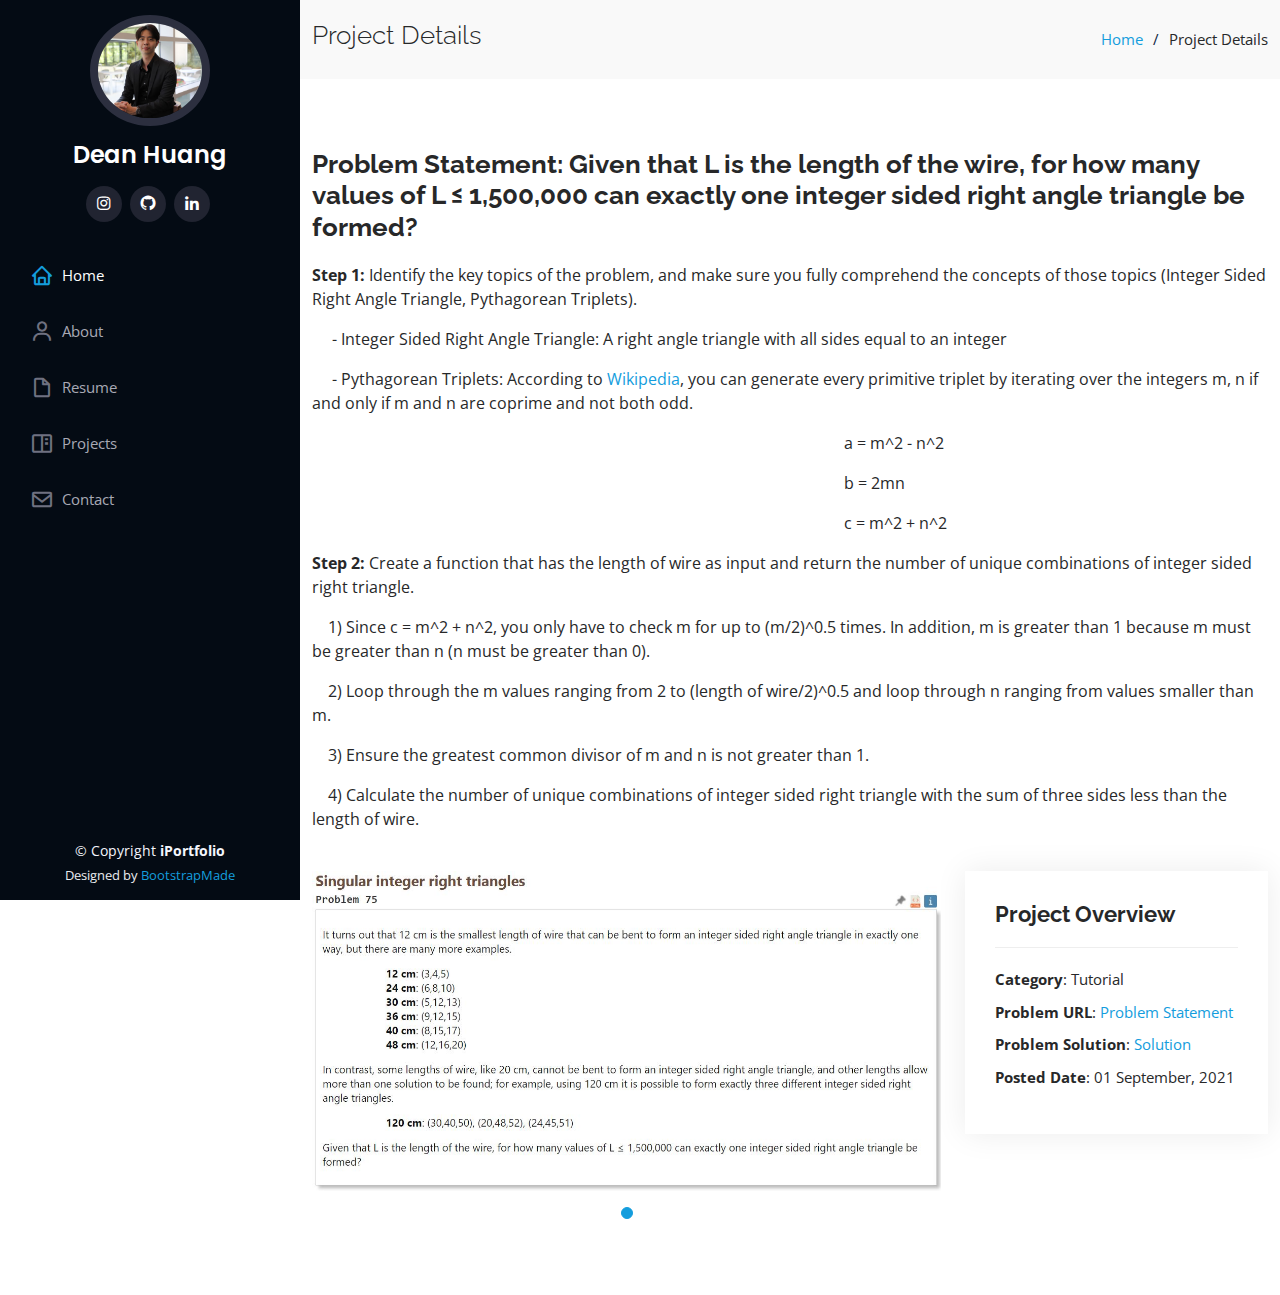
<file: portfolio-details3.html>
<!DOCTYPE html>
<html lang="en">

<head>
  <meta charset="utf-8">
  <meta content="width=device-width, initial-scale=1.0" name="viewport">

  <title>Portfolio Details - iPortfolio Bootstrap Template</title>
  <meta content="" name="description">
  <meta content="" name="keywords">

  <!-- Favicons -->
  <link href="assets/img/favicon.png" rel="icon">
  <link href="assets/img/apple-touch-icon.png" rel="apple-touch-icon">

  <!-- Google Fonts -->
  <link href="https://fonts.googleapis.com/css?family=Open+Sans:300,300i,400,400i,600,600i,700,700i|Raleway:300,300i,400,400i,500,500i,600,600i,700,700i|Poppins:300,300i,400,400i,500,500i,600,600i,700,700i" rel="stylesheet">

  <!-- Vendor CSS Files -->
  <link href="assets/vendor/aos/aos.css" rel="stylesheet">
  <link href="assets/vendor/bootstrap/css/bootstrap.min.css" rel="stylesheet">
  <link href="assets/vendor/bootstrap-icons/bootstrap-icons.css" rel="stylesheet">
  <link href="assets/vendor/boxicons/css/boxicons.min.css" rel="stylesheet">
  <link href="assets/vendor/glightbox/css/glightbox.min.css" rel="stylesheet">
  <link href="assets/vendor/swiper/swiper-bundle.min.css" rel="stylesheet">

  <!-- Template Main CSS File -->
  <link href="assets/css/style.css" rel="stylesheet">

  <!-- =======================================================
  * Template Name: iPortfolio - v3.3.0
  * Template URL: https://bootstrapmade.com/iportfolio-bootstrap-portfolio-websites-template/
  * Author: BootstrapMade.com
  * License: https://bootstrapmade.com/license/
  ======================================================== -->
</head>

<body>

  <!-- ======= Mobile nav toggle button ======= -->
  <i class="bi bi-list mobile-nav-toggle d-xl-none"></i>

  <!-- ======= Header ======= -->
  <header id="header">
    <div class="d-flex flex-column">

      <div class="profile">
        <img src="assets/img/profile-img.JPG" alt="" class="img-fluid rounded-circle">
        <h1 class="text-light"><a href="index.html">Dean Huang</a></h1>
        <div class="social-links mt-3 text-center">
          <a href="https://www.instagram.com/dh_soymilk/" class="instagram"><i class="bx bxl-instagram"></i></a>
          <a href="https://github.com/DeanHuang-Git" class="github"><i class="bx bxl-github"></i></a>
          <a href="https://www.linkedin.com/in/dean-huang-162649190/" class="linkedin"><i class="bx bxl-linkedin"></i></a>
        </div>
      </div>

      <nav id="navbar" class="nav-menu navbar">
        <ul>
          <li><a href="#hero" class="nav-link scrollto active"><i class="bx bx-home"></i> <span>Home</span></a></li>
          <li><a href="#about" class="nav-link scrollto"><i class="bx bx-user"></i> <span>About</span></a></li>
          <li><a href="#resume" class="nav-link scrollto"><i class="bx bx-file-blank"></i> <span>Resume</span></a></li>
          <li><a href="#portfolio" class="nav-link scrollto"><i class="bx bx-book-content"></i> <span>Projects</span></a></li>
          <li><a href="#contact" class="nav-link scrollto"><i class="bx bx-envelope"></i> <span>Contact</span></a></li>
        </ul>
      </nav><!-- .nav-menu -->
    </div>
  </header><!-- End Header -->

  <main id="main">

    <!-- ======= Breadcrumbs ======= -->
    <section id="breadcrumbs" class="breadcrumbs">
      <div class="container">

        <div class="d-flex justify-content-between align-items-center">
          <h2>Project Details</h2>
          <ol>
            <li><a href="index.html">Home</a></li>
            <li>Project Details</li>
          </ol>
        </div>

      </div>
    </section><!-- End Breadcrumbs -->

    <!-- ======= Portfolio Details Section ======= -->
    <section id="portfolio-details" class="portfolio-details">
      <div class="container">

        <div class="row gy-4">
           <div class="portfolio-description">
              <h2>Problem Statement: Given that L is the length of the wire, for how many values of L ≤ 1,500,000 can exactly one integer sided right angle triangle be formed?</h2>
              <p>
                <strong>Step 1:</strong> Identify the key topics of the problem, and make sure you fully comprehend the concepts of those topics (Integer Sided Right Angle Triangle, Pythagorean Triplets).
              </p>
               <p>
                &emsp; - Integer Sided Right Angle Triangle: A right angle triangle with all sides equal to an integer
                </p>
              <p>
                &emsp; - Pythagorean Triplets: According to <a href="https://en.wikipedia.org/wiki/Pythagorean_triple">Wikipedia</a>, you can generate every primitive triplet by iterating over the integers m, n if and only if m and n are coprime and not both odd.
                </p>
              <p>&emsp;&emsp;&emsp;&emsp;&emsp;&emsp;&emsp;&emsp;&emsp;&emsp;&emsp;&emsp;&emsp;&emsp;&emsp;&emsp;&emsp;&emsp;&emsp;&emsp;&emsp;&emsp;&emsp;&emsp;&emsp;&emsp;&emsp;&emsp;&emsp;&emsp;&emsp;&emsp;&emsp; a = m^2 - n^2</p>
              <p>&emsp;&emsp;&emsp;&emsp;&emsp;&emsp;&emsp;&emsp;&emsp;&emsp;&emsp;&emsp;&emsp;&emsp;&emsp;&emsp;&emsp;&emsp;&emsp;&emsp;&emsp;&emsp;&emsp;&emsp;&emsp;&emsp;&emsp;&emsp;&emsp;&emsp;&emsp;&emsp;&emsp; b = 2mn</p>
              <p>&emsp;&emsp;&emsp;&emsp;&emsp;&emsp;&emsp;&emsp;&emsp;&emsp;&emsp;&emsp;&emsp;&emsp;&emsp;&emsp;&emsp;&emsp;&emsp;&emsp;&emsp;&emsp;&emsp;&emsp;&emsp;&emsp;&emsp;&emsp;&emsp;&emsp;&emsp;&emsp;&emsp; c = m^2 + n^2</p>
              <p>
                <strong>Step 2:</strong> Create a function that has the length of wire as input and return the number of unique combinations of integer sided right triangle.
              </p>
              <p>
                  &emsp;1) Since c = m^2 + n^2, you only have to check m for up to (m/2)^0.5 times. In addition, m is greater than 1 because m must be greater than n (n must be greater than 0).
              </p>
              <p>
                  &emsp;2) Loop through the m values ranging from 2 to (length of wire/2)^0.5 and loop through n ranging from values smaller than m.
              </p>
              <p>
                  &emsp;3) Ensure the greatest common divisor of m and n is not greater than 1.
              </p>
              <p>
                  &emsp;4) Calculate the number of unique combinations of integer sided right triangle with the sum of three sides less than the length of wire.
              </p>
            </div>

          <div class="col-lg-8">
            <div class="portfolio-details-slider swiper-container">
              <div class="swiper-wrapper align-items-center">

                <div class="swiper-slide">
                  <img src="assets/img/portfolio/portfolio3/portfolio-details3-1.JPG" alt="">
                </div>

              </div>
              <div class="swiper-pagination"></div>
            </div>
          </div>

          <div class="col-lg-4">
            <div class="portfolio-info">
              <h3>Project Overview</h3>
              <ul>
                <li><strong>Category</strong>: Tutorial</li>
                <li><strong>Problem URL</strong>: <a href="https://projecteuler.net/problem=75">Problem Statement</a></li>
                <li><strong>Problem Solution</strong>: <a href="https://github.com/DeanHuang-Git/BIOSTAT823/blob/main/Assignment%201.ipynb">Solution</a></li>
                <li><strong>Posted Date</strong>: 01 September, 2021</li>
              </ul>
            </div>
          </div>

        </div>

      </div>
    </section><!-- End Portfolio Details Section -->

  </main><!-- End #main -->

  <!-- ======= Footer ======= -->
  <footer id="footer">
    <div class="container">
      <div class="copyright">
        &copy; Copyright <strong><span>iPortfolio</span></strong>
      </div>
      <div class="credits">
        <!-- All the links in the footer should remain intact. -->
        <!-- You can delete the links only if you purchased the pro version. -->
        <!-- Licensing information: https://bootstrapmade.com/license/ -->
        <!-- Purchase the pro version with working PHP/AJAX contact form: https://bootstrapmade.com/iportfolio-bootstrap-portfolio-websites-template/ -->
        Designed by <a href="https://bootstrapmade.com/">BootstrapMade</a>
      </div>
    </div>
  </footer><!-- End  Footer -->

  <a href="#" class="back-to-top d-flex align-items-center justify-content-center"><i class="bi bi-arrow-up-short"></i></a>

  <!-- Vendor JS Files -->
  <script src="assets/vendor/aos/aos.js"></script>
  <script src="assets/vendor/bootstrap/js/bootstrap.bundle.min.js"></script>
  <script src="assets/vendor/glightbox/js/glightbox.min.js"></script>
  <script src="assets/vendor/isotope-layout/isotope.pkgd.min.js"></script>
  <script src="assets/vendor/php-email-form/validate.js"></script>
  <script src="assets/vendor/purecounter/purecounter.js"></script>
  <script src="assets/vendor/swiper/swiper-bundle.min.js"></script>
  <script src="assets/vendor/typed.js/typed.min.js"></script>
  <script src="assets/vendor/waypoints/noframework.waypoints.js"></script>

  <!-- Template Main JS File -->
  <script src="assets/js/main.js"></script>

</body>

</html>
</file>
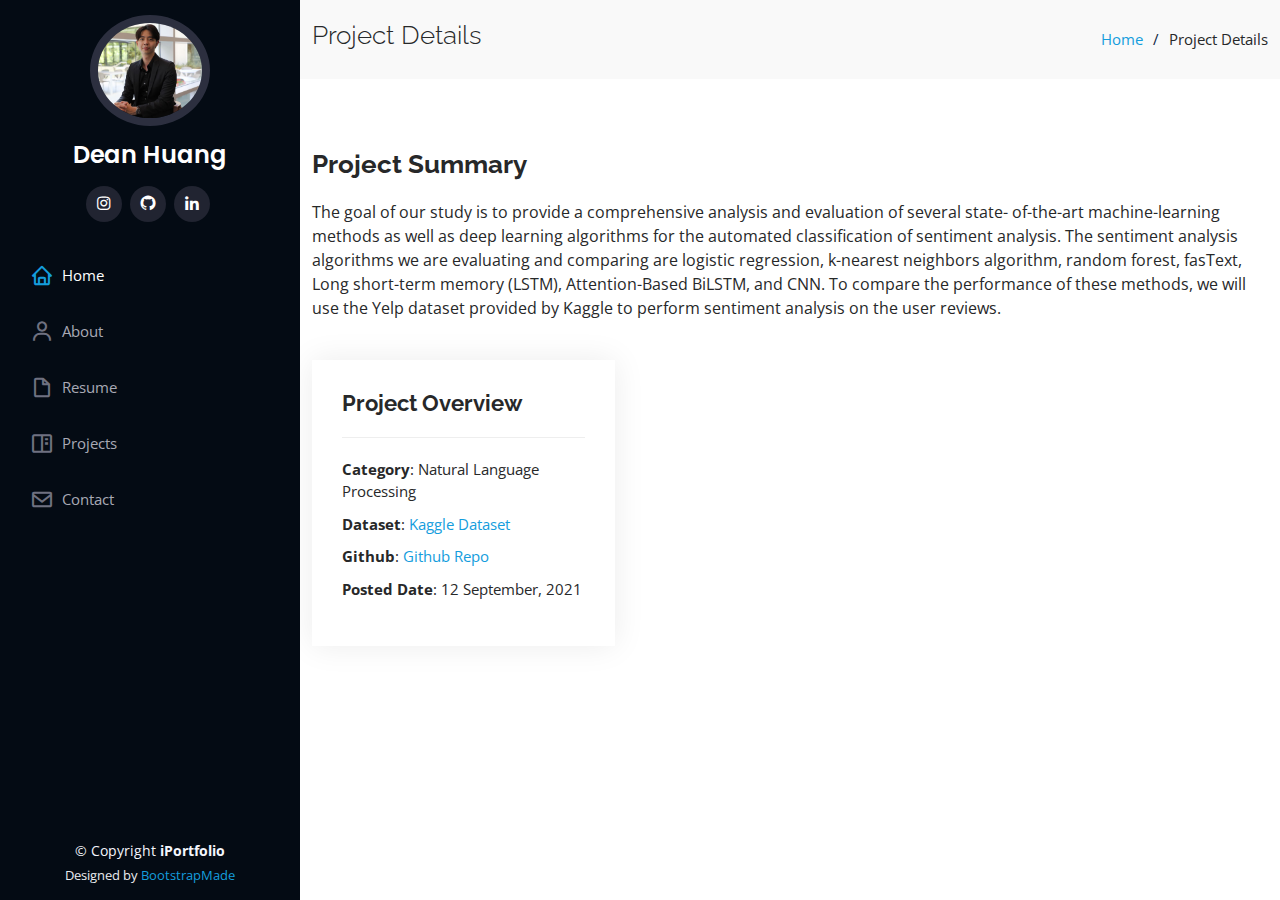
<file: sentiment.html>
<!DOCTYPE html>
<html lang="en">

<head>
  <meta charset="utf-8">
  <meta content="width=device-width, initial-scale=1.0" name="viewport">

  <title>Portfolio Details - iPortfolio Bootstrap Template</title>
  <meta content="" name="description">
  <meta content="" name="keywords">

  <!-- Favicons -->
  <link href="assets/img/favicon.png" rel="icon">
  <link href="assets/img/apple-touch-icon.png" rel="apple-touch-icon">

  <!-- Google Fonts -->
  <link href="https://fonts.googleapis.com/css?family=Open+Sans:300,300i,400,400i,600,600i,700,700i|Raleway:300,300i,400,400i,500,500i,600,600i,700,700i|Poppins:300,300i,400,400i,500,500i,600,600i,700,700i" rel="stylesheet">

  <!-- Vendor CSS Files -->
  <link href="assets/vendor/aos/aos.css" rel="stylesheet">
  <link href="assets/vendor/bootstrap/css/bootstrap.min.css" rel="stylesheet">
  <link href="assets/vendor/bootstrap-icons/bootstrap-icons.css" rel="stylesheet">
  <link href="assets/vendor/boxicons/css/boxicons.min.css" rel="stylesheet">
  <link href="assets/vendor/glightbox/css/glightbox.min.css" rel="stylesheet">
  <link href="assets/vendor/swiper/swiper-bundle.min.css" rel="stylesheet">

  <!-- Template Main CSS File -->
  <link href="assets/css/style.css" rel="stylesheet">

  <!-- =======================================================
  * Template Name: iPortfolio - v3.3.0
  * Template URL: https://bootstrapmade.com/iportfolio-bootstrap-portfolio-websites-template/
  * Author: BootstrapMade.com
  * License: https://bootstrapmade.com/license/
  ======================================================== -->
</head>

<body>

  <!-- ======= Mobile nav toggle button ======= -->
  <i class="bi bi-list mobile-nav-toggle d-xl-none"></i>

  <!-- ======= Header ======= -->
  <header id="header">
    <div class="d-flex flex-column">

      <div class="profile">
        <img src="assets/img/profile-img.JPG" alt="" class="img-fluid rounded-circle">
        <h1 class="text-light"><a href="index.html">Dean Huang</a></h1>
        <div class="social-links mt-3 text-center">
          <a href="https://www.instagram.com/dh_soymilk/" class="instagram"><i class="bx bxl-instagram"></i></a>
          <a href="https://github.com/DeanHuang-Git" class="github"><i class="bx bxl-github"></i></a>
          <a href="https://www.linkedin.com/in/dean-huang-162649190/" class="linkedin"><i class="bx bxl-linkedin"></i></a>
        </div>
      </div>

      <nav id="navbar" class="nav-menu navbar">
        <ul>
          <li><a href="#hero" class="nav-link scrollto active"><i class="bx bx-home"></i> <span>Home</span></a></li>
          <li><a href="#about" class="nav-link scrollto"><i class="bx bx-user"></i> <span>About</span></a></li>
          <li><a href="#resume" class="nav-link scrollto"><i class="bx bx-file-blank"></i> <span>Resume</span></a></li>
          <li><a href="#portfolio" class="nav-link scrollto"><i class="bx bx-book-content"></i> <span>Projects</span></a></li>
          <li><a href="#contact" class="nav-link scrollto"><i class="bx bx-envelope"></i> <span>Contact</span></a></li>
        </ul>
      </nav><!-- .nav-menu -->
    </div>
  </header><!-- End Header -->

  <main id="main">

    <!-- ======= Breadcrumbs ======= -->
    <section id="breadcrumbs" class="breadcrumbs">
      <div class="container">

        <div class="d-flex justify-content-between align-items-center">
          <h2>Project Details</h2>
          <ol>
            <li><a href="index.html">Home</a></li>
            <li>Project Details</li>
          </ol>
        </div>

      </div>
    </section><!-- End Breadcrumbs -->

    <!-- ======= Portfolio Details Section ======= -->
    <section id="portfolio-details" class="portfolio-details">
      <div class="container">

        <div class="row gy-4">
           <div class="portfolio-description">
              <h2>Project Summary</h2>
              <p>
                The goal of our study is to provide a comprehensive analysis and evaluation of several state- of-the-art machine-learning methods as well as deep learning algorithms for the automated classification of sentiment analysis. The sentiment analysis algorithms we are evaluating and comparing are logistic regression, k-nearest neighbors algorithm, random forest, fasText, Long short-term memory (LSTM), Attention-Based BiLSTM, and CNN. To compare the performance of these methods, we will use the Yelp dataset provided by Kaggle to perform sentiment analysis on the user reviews.
              </p>
            </div>

          <div class="col-lg-4">
            <div class="portfolio-info">
              <h3>Project Overview</h3>
              <ul>
                <li><strong>Category</strong>: Natural Language Processing</li>
                <li><strong>Dataset</strong>: <a href="https://www.kaggle.com/yelp-dataset/yelp-dataset">Kaggle Dataset</a></li>
                <li><strong>Github</strong>: <a href="https://github.com/DeanHuang-Git/Comparison-of-Machine-Learning-Algorithms-Deep-Learning-Algorithms-in-Sentiment-Analysis-">Github Repo</a></li>
                <li><strong>Posted Date</strong>: 12 September, 2021</li>
              </ul>
            </div>
          </div>

        </div>

      </div>
    </section><!-- End Portfolio Details Section -->

  </main><!-- End #main -->

  <!-- ======= Footer ======= -->
  <footer id="footer">
    <div class="container">
      <div class="copyright">
        &copy; Copyright <strong><span>iPortfolio</span></strong>
      </div>
      <div class="credits">
        <!-- All the links in the footer should remain intact. -->
        <!-- You can delete the links only if you purchased the pro version. -->
        <!-- Licensing information: https://bootstrapmade.com/license/ -->
        <!-- Purchase the pro version with working PHP/AJAX contact form: https://bootstrapmade.com/iportfolio-bootstrap-portfolio-websites-template/ -->
        Designed by <a href="https://bootstrapmade.com/">BootstrapMade</a>
      </div>
    </div>
  </footer><!-- End  Footer -->

  <a href="#" class="back-to-top d-flex align-items-center justify-content-center"><i class="bi bi-arrow-up-short"></i></a>

  <!-- Vendor JS Files -->
  <script src="assets/vendor/aos/aos.js"></script>
  <script src="assets/vendor/bootstrap/js/bootstrap.bundle.min.js"></script>
  <script src="assets/vendor/glightbox/js/glightbox.min.js"></script>
  <script src="assets/vendor/isotope-layout/isotope.pkgd.min.js"></script>
  <script src="assets/vendor/php-email-form/validate.js"></script>
  <script src="assets/vendor/purecounter/purecounter.js"></script>
  <script src="assets/vendor/swiper/swiper-bundle.min.js"></script>
  <script src="assets/vendor/typed.js/typed.min.js"></script>
  <script src="assets/vendor/waypoints/noframework.waypoints.js"></script>

  <!-- Template Main JS File -->
  <script src="assets/js/main.js"></script>

</body>

</html>
</file>
<file: assets/css/style.css>
/**
* Template Name: iPortfolio - v3.3.0
* Template URL: https://bootstrapmade.com/iportfolio-bootstrap-portfolio-websites-template/
* Author: BootstrapMade.com
* License: https://bootstrapmade.com/license/
*/

/*--------------------------------------------------------------
# General
--------------------------------------------------------------*/
body {
  font-family: "Open Sans", sans-serif;
  color: #272829;
}

a {
  color: #149ddd;
  text-decoration: none;
}

a:hover {
  color: #37b3ed;
  text-decoration: none;
}

h1, h2, h3, h4, h5, h6 {
  font-family: "Raleway", sans-serif;
}

/*--------------------------------------------------------------
# Back to top button
--------------------------------------------------------------*/
.back-to-top {
  position: fixed;
  visibility: hidden;
  opacity: 0;
  right: 15px;
  bottom: 15px;
  z-index: 996;
  background: #149ddd;
  width: 40px;
  height: 40px;
  border-radius: 50px;
  transition: all 0.4s;
}

.back-to-top i {
  font-size: 28px;
  color: #fff;
  line-height: 0;
}

.back-to-top:hover {
  background: #2eafec;
  color: #fff;
}

.back-to-top.active {
  visibility: visible;
  opacity: 1;
}

/*--------------------------------------------------------------
# Header
--------------------------------------------------------------*/
#header {
  position: fixed;
  top: 0;
  left: 0;
  bottom: 0;
  width: 300px;
  transition: all ease-in-out 0.5s;
  z-index: 9997;
  transition: all 0.5s;
  padding: 0 15px;
  background: #040b14;
  overflow-y: auto;
}

#header .profile img {
  margin: 15px auto;
  display: block;
  width: 120px;
  border: 8px solid #2c2f3f;
}

#header .profile h1 {
  font-size: 24px;
  margin: 0;
  padding: 0;
  font-weight: 600;
  -moz-text-align-last: center;
  text-align-last: center;
  font-family: "Poppins", sans-serif;
}

#header .profile h1 a, #header .profile h1 a:hover {
  color: #fff;
  text-decoration: none;
}

#header .profile .social-links a {
  font-size: 18px;
  display: inline-block;
  background: #212431;
  color: #fff;
  line-height: 1;
  padding: 8px 0;
  margin-right: 4px;
  border-radius: 50%;
  text-align: center;
  width: 36px;
  height: 36px;
  transition: 0.3s;
}

#header .profile .social-links a:hover {
  background: #149ddd;
  color: #fff;
  text-decoration: none;
}

#main {
  margin-left: 300px;
}

@media (max-width: 1199px) {
  #header {
    left: -300px;
  }
  #main {
    margin-left: 0;
  }
}

/*--------------------------------------------------------------
# Navigation Menu
--------------------------------------------------------------*/
/* Desktop Navigation */
.nav-menu {
  padding: 30px 0 0 0;
}

.nav-menu * {
  margin: 0;
  padding: 0;
  list-style: none;
}

.nav-menu > ul > li {
  position: relative;
  white-space: nowrap;
}

.nav-menu a, .nav-menu a:focus {
  display: flex;
  align-items: center;
  color: #a8a9b4;
  padding: 12px 15px;
  margin-bottom: 8px;
  transition: 0.3s;
  font-size: 15px;
}

.nav-menu a i, .nav-menu a:focus i {
  font-size: 24px;
  padding-right: 8px;
  color: #6f7180;
}

.nav-menu a:hover, .nav-menu .active, .nav-menu .active:focus, .nav-menu li:hover > a {
  text-decoration: none;
  color: #fff;
}

.nav-menu a:hover i, .nav-menu .active i, .nav-menu .active:focus i, .nav-menu li:hover > a i {
  color: #149ddd;
}

/* Mobile Navigation */
.mobile-nav-toggle {
  position: fixed;
  right: 15px;
  top: 15px;
  z-index: 9998;
  border: 0;
  font-size: 24px;
  transition: all 0.4s;
  outline: none !important;
  background-color: #149ddd;
  color: #fff;
  width: 40px;
  height: 40px;
  display: inline-flex;
  align-items: center;
  justify-content: center;
  line-height: 0;
  border-radius: 50px;
  cursor: pointer;
}

.mobile-nav-active {
  overflow: hidden;
}

.mobile-nav-active #header {
  left: 0;
}

/*--------------------------------------------------------------
# Hero Section
--------------------------------------------------------------*/
#hero {
  width: 100%;
  height: 100vh;
  background: url("../img/hero.JPG") top center;
  background-size: cover;
}

#hero:before {
  content: "";
  background: rgba(5, 13, 24, 0.3);
  position: absolute;
  bottom: 0;
  top: 0;
  left: 0;
  right: 0;
  z-index: 1;
}

#hero .hero-container {
  position: relative;
  z-index: 2;
  min-width: 300px;
}

#hero h1 {
  margin: 0 0 10px 0;
  font-size: 64px;
  font-weight: 700;
  line-height: 56px;
  color: #fff;
}

#hero p {
  color: #fff;
  margin-bottom: 50px;
  font-size: 26px;
  font-family: "Poppins", sans-serif;
}

#hero p span {
  color: #fff;
  padding-bottom: 4px;
  letter-spacing: 1px;
  border-bottom: 3px solid #149ddd;
}

@media (min-width: 1024px) {
  #hero {
    background-attachment: fixed;
  }
}

@media (max-width: 768px) {
  #hero h1 {
    font-size: 28px;
    line-height: 36px;
  }
  #hero h2 {
    font-size: 18px;
    line-height: 24px;
    margin-bottom: 30px;
  }
}

/*--------------------------------------------------------------
# Sections General
--------------------------------------------------------------*/
section {
  padding: 60px 0;
  overflow: hidden;
}

.section-bg {
  background: #f5f8fd;
}

.section-title {
  padding-bottom: 30px;
}

.section-title h2 {
  font-size: 32px;
  font-weight: bold;
  margin-bottom: 20px;
  padding-bottom: 20px;
  position: relative;
  color: #173b6c;
}

.section-title h2::after {
  content: '';
  position: absolute;
  display: block;
  width: 50px;
  height: 3px;
  background: #149ddd;
  bottom: 0;
  left: 0;
}

.section-title p {
  margin-bottom: 0;
}

/*--------------------------------------------------------------
# About
--------------------------------------------------------------*/
.about .content h3 {
  font-weight: 700;
  font-size: 26px;
  color: #173b6c;
}

.about .content ul {
  list-style: none;
  padding: 0;
}

.about .content ul li {
  margin-bottom: 20px;
  display: flex;
  align-items: center;
}

.about .content ul strong {
  margin-right: 10px;
}

.about .content ul i {
  font-size: 16px;
  margin-right: 5px;
  color: #149ddd;
  line-height: 0;
}

.about .content p:last-child {
  margin-bottom: 0;
}

/*--------------------------------------------------------------
# Facts
--------------------------------------------------------------*/
.facts {
  padding-bottom: 30px;
}

.facts .count-box {
  padding: 30px;
  width: 100%;
}

.facts .count-box i {
  display: block;
  font-size: 44px;
  color: #149ddd;
  float: left;
  line-height: 0;
}

.facts .count-box span {
  font-size: 48px;
  line-height: 40px;
  display: block;
  font-weight: 700;
  color: #050d18;
  margin-left: 60px;
}

.facts .count-box p {
  padding: 15px 0 0 0;
  margin: 0 0 0 60px;
  font-family: "Raleway", sans-serif;
  font-size: 14px;
  color: #122f57;
}

.facts .count-box a {
  font-weight: 600;
  display: block;
  margin-top: 20px;
  color: #122f57;
  font-size: 15px;
  font-family: "Poppins", sans-serif;
  transition: ease-in-out 0.3s;
}

.facts .count-box a:hover {
  color: #1f5297;
}

/*--------------------------------------------------------------
# Akills
--------------------------------------------------------------*/
.skills .progress {
  height: 60px;
  display: block;
  background: none;
  border-radius: 0;
}

.skills .progress .skill {
  padding: 0;
  margin: 0 0 6px 0;
  text-transform: uppercase;
  display: block;
  font-weight: 600;
  font-family: "Poppins", sans-serif;
  color: #050d18;
}

.skills .progress .skill .val {
  float: right;
  font-style: normal;
}

.skills .progress-bar-wrap {
  background: #dce8f8;
  height: 10px;
}

.skills .progress-bar {
  width: 1px;
  height: 10px;
  transition: .9s;
  background-color: #149ddd;
}

/*--------------------------------------------------------------
# Resume
--------------------------------------------------------------*/
.resume .resume-title {
  font-size: 26px;
  font-weight: 700;
  margin-top: 20px;
  margin-bottom: 20px;
  color: #050d18;
}

.resume .resume-item {
  padding: 0 0 20px 20px;
  margin-top: -2px;
  border-left: 2px solid #1f5297;
  position: relative;
}

.resume .resume-item h4 {
  line-height: 18px;
  font-size: 18px;
  font-weight: 600;
  text-transform: uppercase;
  font-family: "Poppins", sans-serif;
  color: #050d18;
  margin-bottom: 10px;
}

.resume .resume-item h5 {
  font-size: 16px;
  background: #e4edf9;
  padding: 5px 15px;
  display: inline-block;
  font-weight: 600;
  margin-bottom: 10px;
}

.resume .resume-item ul {
  padding-left: 20px;
}

.resume .resume-item ul li {
  padding-bottom: 10px;
}

.resume .resume-item:last-child {
  padding-bottom: 0;
}

.resume .resume-item::before {
  content: "";
  position: absolute;
  width: 16px;
  height: 16px;
  border-radius: 50px;
  left: -9px;
  top: 0;
  background: #fff;
  border: 2px solid #1f5297;
}

/*--------------------------------------------------------------
# Portfolio
--------------------------------------------------------------*/
.portfolio .portfolio-item {
  margin-bottom: 30px;
}

.portfolio #portfolio-flters {
  padding: 0;
  margin: 0 auto 35px auto;
  list-style: none;
  text-align: center;
  background: #fff;
  border-radius: 50px;
  padding: 2px 15px;
}

.portfolio #portfolio-flters li {
  cursor: pointer;
  display: inline-block;
  padding: 10px 15px 8px 15px;
  font-size: 14px;
  font-weight: 600;
  line-height: 1;
  text-transform: uppercase;
  color: #272829;
  margin-bottom: 5px;
  transition: all 0.3s ease-in-out;
}

.portfolio #portfolio-flters li:hover, .portfolio #portfolio-flters li.filter-active {
  color: #149ddd;
}

.portfolio #portfolio-flters li:last-child {
  margin-right: 0;
}

.portfolio .portfolio-wrap {
  transition: 0.3s;
  position: relative;
  overflow: hidden;
  z-index: 1;
}

.portfolio .portfolio-wrap::before {
  content: "";
  background: rgba(255, 255, 255, 0.5);
  position: absolute;
  left: 0;
  right: 0;
  top: 0;
  bottom: 0;
  transition: all ease-in-out 0.3s;
  z-index: 2;
  opacity: 0;
}

.portfolio .portfolio-wrap .portfolio-links {
  opacity: 1;
  left: 0;
  right: 0;
  bottom: -60px;
  z-index: 3;
  position: absolute;
  transition: all ease-in-out 0.3s;
  display: flex;
  justify-content: center;
}

.portfolio .portfolio-wrap .portfolio-links a {
  color: #fff;
  font-size: 28px;
  text-align: center;
  background: rgba(20, 157, 221, 0.75);
  transition: 0.3s;
  width: 50%;
}

.portfolio .portfolio-wrap .portfolio-links a:hover {
  background: rgba(20, 157, 221, 0.95);
}

.portfolio .portfolio-wrap .portfolio-links a + a {
  border-left: 1px solid #37b3ed;
}

.portfolio .portfolio-wrap:hover::before {
  top: 0;
  left: 0;
  right: 0;
  bottom: 0;
  opacity: 1;
}

.portfolio .portfolio-wrap:hover .portfolio-links {
  opacity: 1;
  bottom: 0;
}

/*--------------------------------------------------------------
# Portfolio Details
--------------------------------------------------------------*/
.portfolio-details {
  padding-top: 40px;
}

.portfolio-details .portfolio-details-slider img {
  width: 100%;
}

.portfolio-details .portfolio-details-slider .swiper-pagination {
  margin-top: 20px;
  position: relative;
}

.portfolio-details .portfolio-details-slider .swiper-pagination .swiper-pagination-bullet {
  width: 12px;
  height: 12px;
  background-color: #fff;
  opacity: 1;
  border: 1px solid #149ddd;
}

.portfolio-details .portfolio-details-slider .swiper-pagination .swiper-pagination-bullet-active {
  background-color: #149ddd;
}

.portfolio-details .portfolio-info {
  padding: 30px;
  box-shadow: 0px 0 30px rgba(5, 13, 24, 0.08);
}

.portfolio-details .portfolio-info h3 {
  font-size: 22px;
  font-weight: 700;
  margin-bottom: 20px;
  padding-bottom: 20px;
  border-bottom: 1px solid #eee;
}

.portfolio-details .portfolio-info ul {
  list-style: none;
  padding: 0;
  font-size: 15px;
}

.portfolio-details .portfolio-info ul li + li {
  margin-top: 10px;
}

.portfolio-details .portfolio-description {
  padding-top: 30px;
}

.portfolio-details .portfolio-description h2 {
  font-size: 26px;
  font-weight: 700;
  margin-bottom: 20px;
}

.portfolio-details .portfolio-description p {
  padding: 0;
}

/*--------------------------------------------------------------
# Services
--------------------------------------------------------------*/
.services .icon-box {
  margin-bottom: 20px;
}

.services .icon {
  float: left;
  display: flex;
  align-items: center;
  justify-content: center;
  width: 54px;
  height: 54px;
  background: #149ddd;
  border-radius: 50%;
  transition: 0.5s;
  border: 1px solid #149ddd;
}

.services .icon i {
  color: #fff;
  font-size: 24px;
  line-height: 0;
}

.services .icon-box:hover .icon {
  background: #fff;
}

.services .icon-box:hover .icon i {
  color: #149ddd;
}

.services .title {
  margin-left: 80px;
  font-weight: 700;
  margin-bottom: 15px;
  font-size: 18px;
}

.services .title a {
  color: #343a40;
}

.services .title a:hover {
  color: #149ddd;
}

.services .description {
  margin-left: 80px;
  line-height: 24px;
  font-size: 14px;
}

/*--------------------------------------------------------------
# Testimonials
--------------------------------------------------------------*/
.testimonials .testimonial-item {
  box-sizing: content-box;
  text-align: center;
  min-height: 320px;
}

.testimonials .testimonial-item .testimonial-img {
  width: 90px;
  border-radius: 50%;
  margin: 0 auto;
}

.testimonials .testimonial-item h3 {
  font-size: 18px;
  font-weight: bold;
  margin: 10px 0 5px 0;
  color: #111;
}

.testimonials .testimonial-item h4 {
  font-size: 14px;
  color: #999;
  margin: 0;
}

.testimonials .testimonial-item .quote-icon-left, .testimonials .testimonial-item .quote-icon-right {
  color: #c3e8fa;
  font-size: 26px;
}

.testimonials .testimonial-item .quote-icon-left {
  display: inline-block;
  left: -5px;
  position: relative;
}

.testimonials .testimonial-item .quote-icon-right {
  display: inline-block;
  right: -5px;
  position: relative;
  top: 10px;
}

.testimonials .testimonial-item p {
  font-style: italic;
  margin: 0 15px 15px 15px;
  padding: 20px;
  background: #fff;
  position: relative;
  margin-bottom: 35px;
  border-radius: 6px;
  box-shadow: 0px 2px 15px rgba(0, 0, 0, 0.1);
}

.testimonials .testimonial-item p::after {
  content: "";
  width: 0;
  height: 0;
  border-top: 20px solid #fff;
  border-right: 20px solid transparent;
  border-left: 20px solid transparent;
  position: absolute;
  bottom: -20px;
  left: calc(50% - 20px);
}

.testimonials .swiper-pagination {
  margin-top: 20px;
  position: relative;
}

.testimonials .swiper-pagination .swiper-pagination-bullet {
  width: 12px;
  height: 12px;
  background-color: #fff;
  opacity: 1;
  border: 1px solid #149ddd;
}

.testimonials .swiper-pagination .swiper-pagination-bullet-active {
  background-color: #149ddd;
}

/*--------------------------------------------------------------
# Contact
--------------------------------------------------------------*/
.contact {
  padding-bottom: 130px;
}

.contact .info {
  padding: 30px;
  background: #fff;
  width: 100%;
  box-shadow: 0 0 24px 0 rgba(0, 0, 0, 0.12);
}

.contact .info i {
  font-size: 20px;
  color: #149ddd;
  float: left;
  width: 44px;
  height: 44px;
  background: #dff3fc;
  display: flex;
  justify-content: center;
  align-items: center;
  border-radius: 50px;
  transition: all 0.3s ease-in-out;
}

.contact .info h4 {
  padding: 0 0 0 60px;
  font-size: 22px;
  font-weight: 600;
  margin-bottom: 5px;
  color: #050d18;
}

.contact .info p {
  padding: 0 0 10px 60px;
  margin-bottom: 20px;
  font-size: 14px;
  color: #173b6c;
}

.contact .info .email p {
  padding-top: 5px;
}

.contact .info .social-links {
  padding-left: 60px;
}

.contact .info .social-links a {
  font-size: 18px;
  display: inline-block;
  background: #333;
  color: #fff;
  line-height: 1;
  padding: 8px 0;
  border-radius: 50%;
  text-align: center;
  width: 36px;
  height: 36px;
  transition: 0.3s;
  margin-right: 10px;
}

.contact .info .social-links a:hover {
  background: #149ddd;
  color: #fff;
}

.contact .info .email:hover i, .contact .info .address:hover i, .contact .info .phone:hover i {
  background: #149ddd;
  color: #fff;
}

.contact .php-email-form {
  width: 100%;
  padding: 30px;
  background: #fff;
  box-shadow: 0 0 24px 0 rgba(0, 0, 0, 0.12);
}

.contact .php-email-form .form-group {
  padding-bottom: 8px;
}

.contact .php-email-form .validate {
  display: none;
  color: red;
  margin: 0 0 15px 0;
  font-weight: 400;
  font-size: 13px;
}

.contact .php-email-form .error-message {
  display: none;
  color: #fff;
  background: #ed3c0d;
  text-align: left;
  padding: 15px;
  font-weight: 600;
}

.contact .php-email-form .error-message br + br {
  margin-top: 25px;
}

.contact .php-email-form .sent-message {
  display: none;
  color: #fff;
  background: #18d26e;
  text-align: center;
  padding: 15px;
  font-weight: 600;
}

.contact .php-email-form .loading {
  display: none;
  background: #fff;
  text-align: center;
  padding: 15px;
}

.contact .php-email-form .loading:before {
  content: "";
  display: inline-block;
  border-radius: 50%;
  width: 24px;
  height: 24px;
  margin: 0 10px -6px 0;
  border: 3px solid #18d26e;
  border-top-color: #eee;
  -webkit-animation: animate-loading 1s linear infinite;
  animation: animate-loading 1s linear infinite;
}

.contact .php-email-form .form-group {
  margin-bottom: 15px;
}

.contact .php-email-form label {
  padding-bottom: 8px;
}

.contact .php-email-form input, .contact .php-email-form textarea {
  border-radius: 0;
  box-shadow: none;
  font-size: 14px;
}

.contact .php-email-form input {
  height: 44px;
}

.contact .php-email-form textarea {
  padding: 10px 15px;
}

.contact .php-email-form button[type="submit"] {
  background: #149ddd;
  border: 0;
  padding: 10px 24px;
  color: #fff;
  transition: 0.4s;
  border-radius: 4px;
}

.contact .php-email-form button[type="submit"]:hover {
  background: #37b3ed;
}

@-webkit-keyframes animate-loading {
  0% {
    transform: rotate(0deg);
  }
  100% {
    transform: rotate(360deg);
  }
}

@keyframes animate-loading {
  0% {
    transform: rotate(0deg);
  }
  100% {
    transform: rotate(360deg);
  }
}

/*--------------------------------------------------------------
# Breadcrumbs
--------------------------------------------------------------*/
.breadcrumbs {
  padding: 20px 0;
  background: #f9f9f9;
}

.breadcrumbs h2 {
  font-size: 26px;
  font-weight: 300;
}

.breadcrumbs ol {
  display: flex;
  flex-wrap: wrap;
  list-style: none;
  padding: 0;
  margin: 0;
  font-size: 15px;
}

.breadcrumbs ol li + li {
  padding-left: 10px;
}

.breadcrumbs ol li + li::before {
  display: inline-block;
  padding-right: 10px;
  color: #0e2442;
  content: "/";
}

@media (max-width: 768px) {
  .breadcrumbs .d-flex {
    display: block !important;
  }
  .breadcrumbs ol {
    display: block;
  }
  .breadcrumbs ol li {
    display: inline-block;
  }
}

/*--------------------------------------------------------------
# Footer
--------------------------------------------------------------*/
#footer {
  padding: 15px;
  color: #f4f6fd;
  font-size: 14px;
  position: fixed;
  left: 0;
  bottom: 0;
  width: 300px;
  z-index: 9999;
  background: #040b14;
}

#footer .copyright {
  text-align: center;
}

#footer .credits {
  padding-top: 5px;
  text-align: center;
  font-size: 13px;
  color: #eaebf0;
}

@media (max-width: 1199px) {
  #footer {
    position: static;
    width: auto;
    padding-right: 20px 15px;
  }
}
</file>
